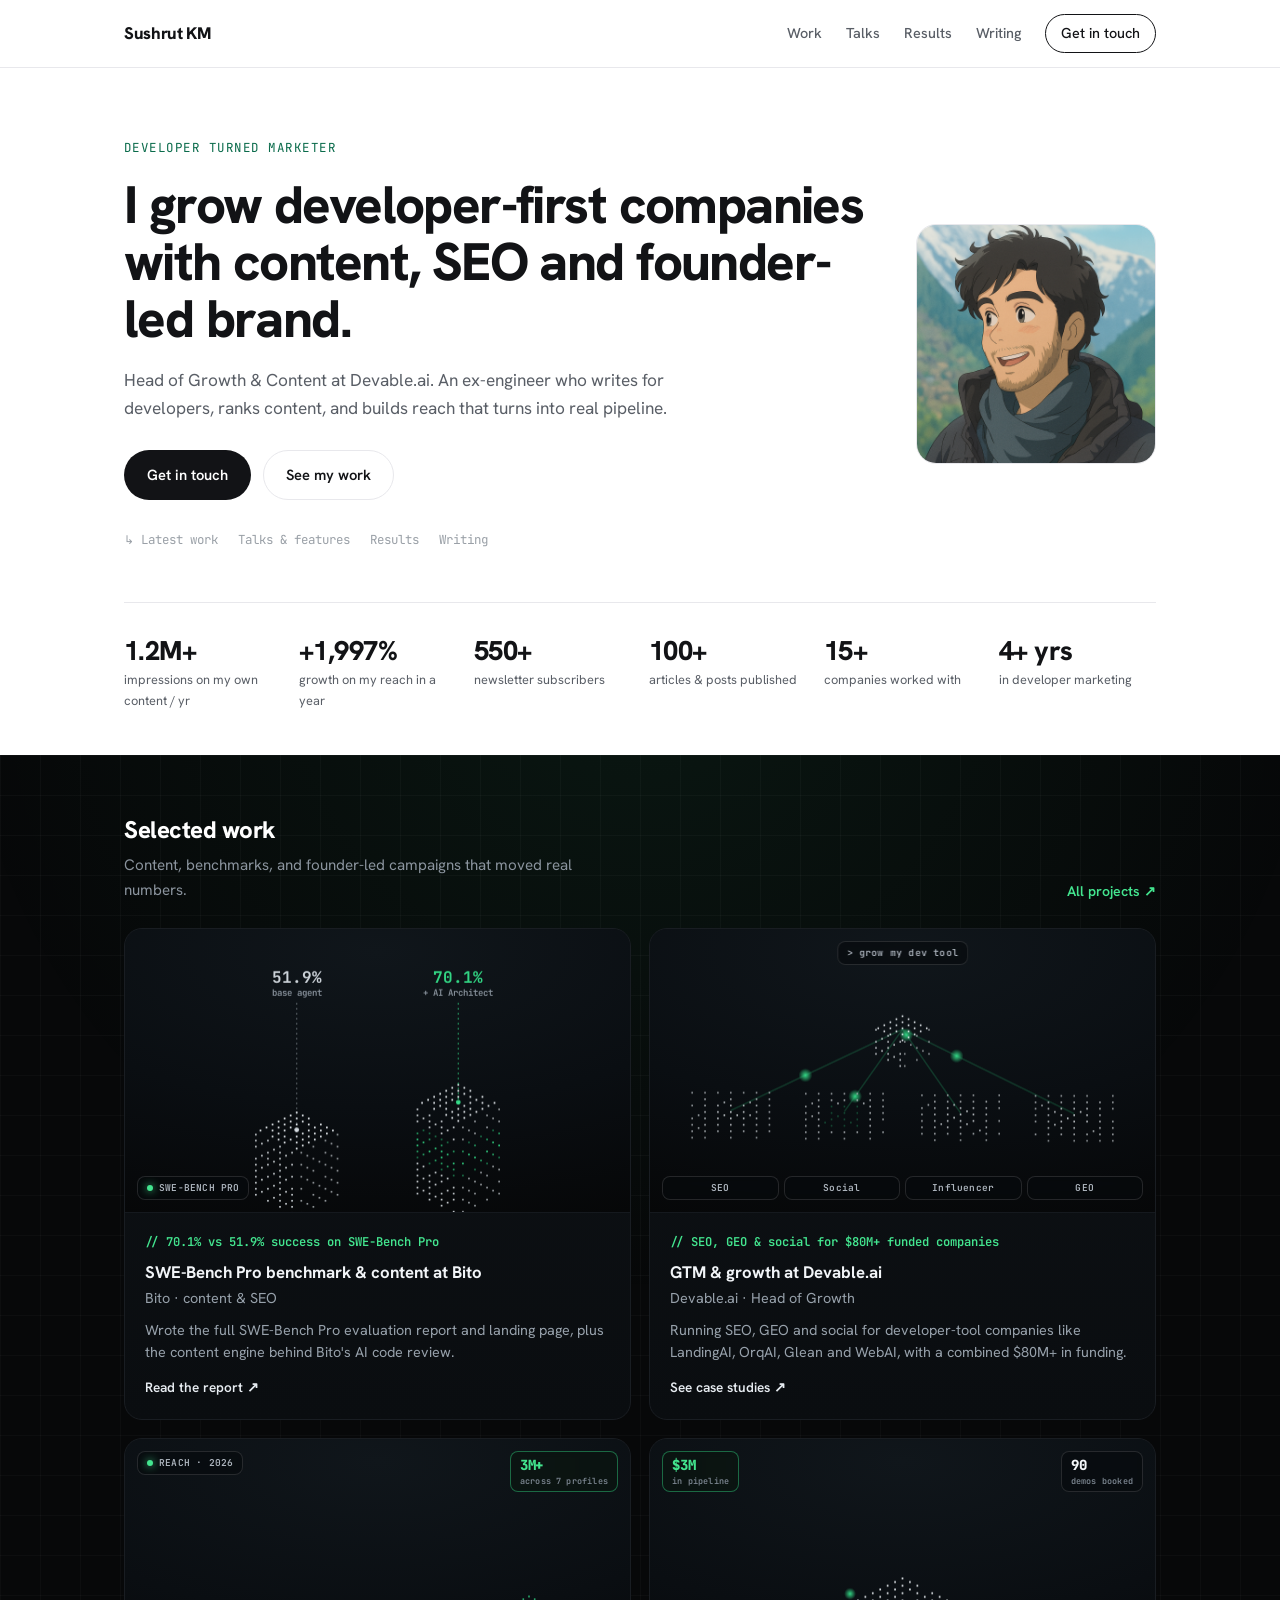
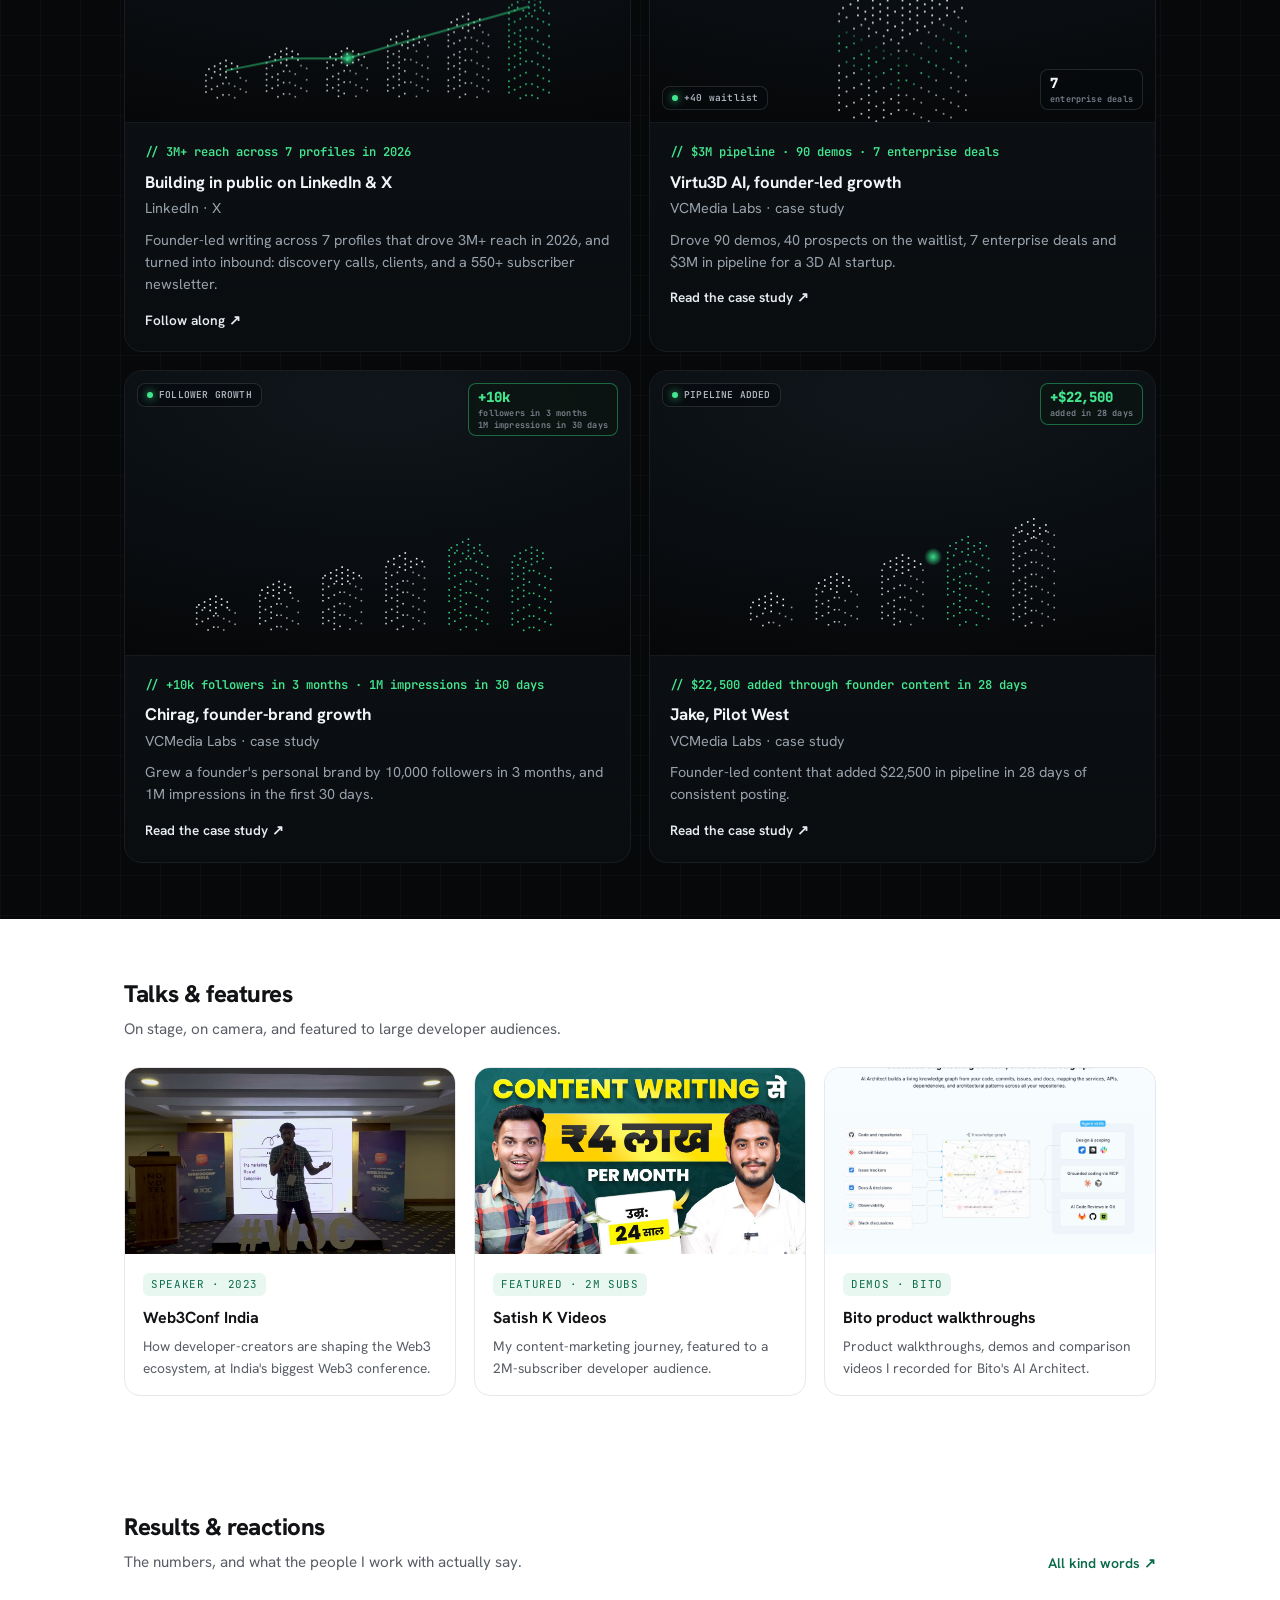
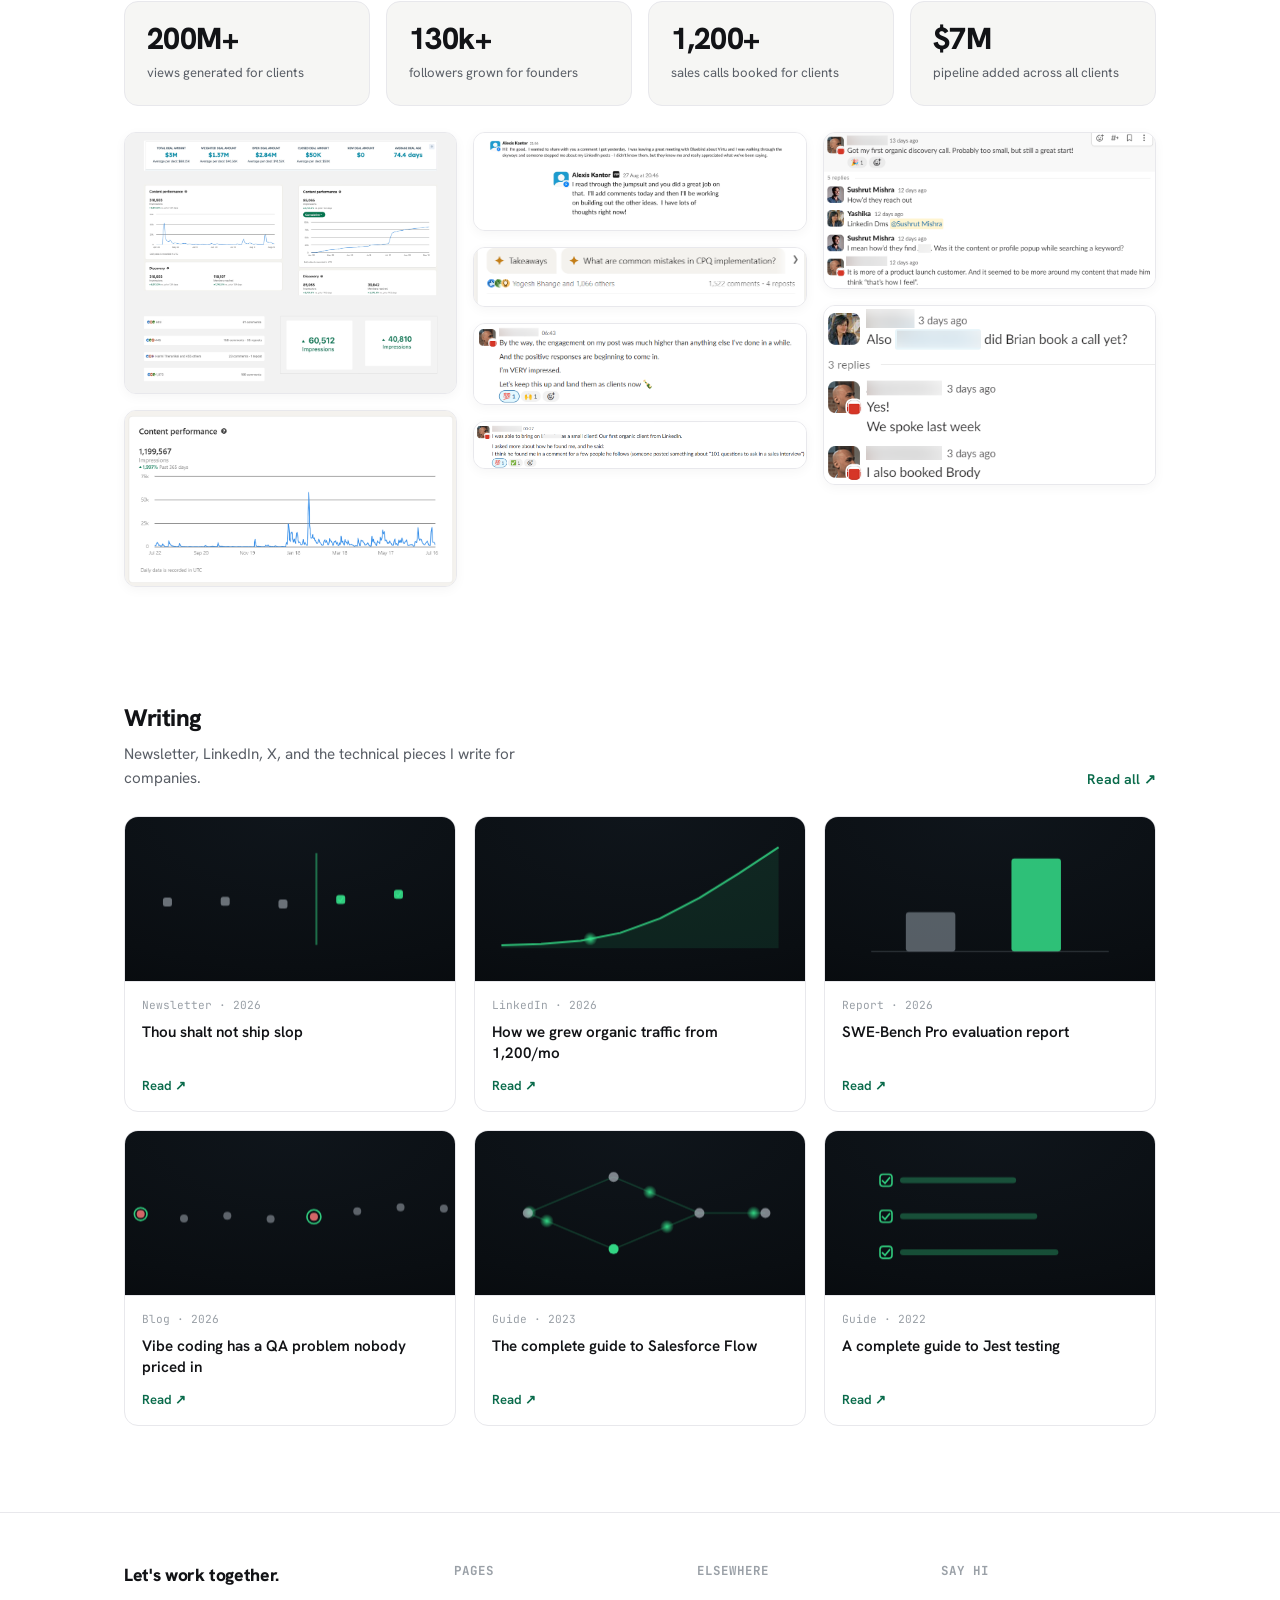
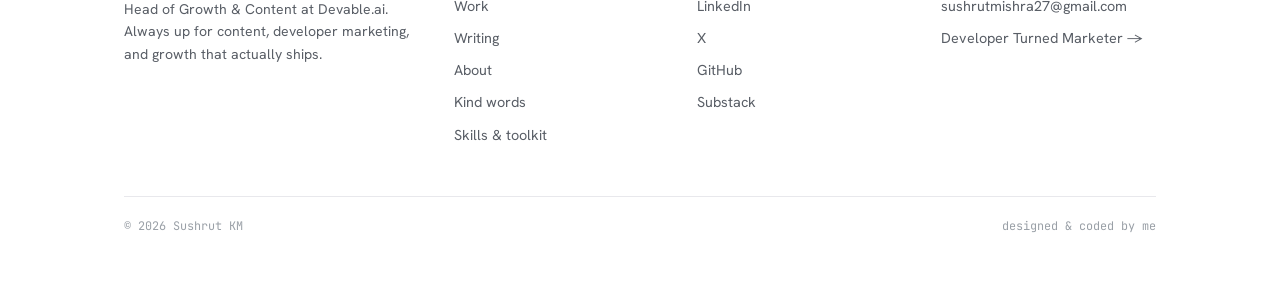
<file: index.html>
<!DOCTYPE html>
<html lang="en">
<head>
<meta charset="UTF-8" />
<meta name="viewport" content="width=device-width, initial-scale=1.0" />
<title>Sushrut KM · Developer turned Marketer</title>
<meta name="description" content="Sushrut KM. Developer turned marketer. Head of Growth & Content at Devable.ai. Content, SEO, and founder-led brand for developer-first companies." />
<link rel="preconnect" href="https://fonts.googleapis.com" />
<link rel="preconnect" href="https://fonts.gstatic.com" crossorigin />
<link href="https://fonts.googleapis.com/css2?family=Hanken+Grotesk:wght@400;500;600;700;800&family=JetBrains+Mono:wght@400;500;600&display=swap" rel="stylesheet" />
<link rel="stylesheet" href="v2.css" />
</head>
<body>

  <!-- ============ NAV ============ -->
  <header class="nav">
    <div class="nav-inner">
      <a class="brand" href="index.html">Sushrut KM</a>
      <button class="nav-toggle" id="navToggle" aria-label="Menu">☰</button>
      <nav class="nav-links" id="navLinks">
        <a href="#work">Work</a>
        <a href="#talks">Talks</a>
        <a href="#results">Results</a>
        <a href="#writing">Writing</a>
        <a class="nav-cta" href="mailto:sushrutmishra27@gmail.com">Get in touch</a>
      </nav>
    </div>
  </header>

  <main>
    <!-- ============ HERO ============ -->
    <section class="hero">
      <div class="wrap">
        <div class="hero-inner">
          <div class="hero-text">
            <p class="eyebrow">Developer turned marketer</p>
            <h1>I grow developer-first companies with content, SEO and founder-led brand.</h1>
            <p class="hero-sub">Head of Growth &amp; Content at Devable.ai. An ex-engineer who writes for developers, ranks content, and builds reach that turns into real pipeline.</p>
            <div class="hero-cta">
              <a class="btn btn-dark" href="mailto:sushrutmishra27@gmail.com">Get in touch</a>
              <a class="btn btn-ghost" href="#work">See my work</a>
            </div>
            <div class="jumps">
              <a href="#work">↳ Latest work</a>
              <a href="#talks">Talks &amp; features</a>
              <a href="#results">Results</a>
              <a href="#writing">Writing</a>
            </div>
          </div>
          <div class="hero-photo"><img src="assets/headshot.png" alt="Sushrut KM" /></div>
        </div>

        <div class="stats">
          <div class="stat"><b>1.2M+</b><span>impressions on my own content / yr</span></div>
          <div class="stat"><b>+1,997%</b><span>growth on my reach in a year</span></div>
          <div class="stat"><b>550+</b><span>newsletter subscribers</span></div>
          <div class="stat"><b>100+</b><span>articles &amp; posts published</span></div>
          <div class="stat"><b>15+</b><span>companies worked with</span></div>
          <div class="stat"><b>4+ yrs</b><span>in developer marketing</span></div>
        </div>
      </div>
    </section>

    <!-- ============ WORK ============ -->
    <section id="work" class="section section--dark">
      <div class="wrap">
        <div class="section-head">
          <div>
            <h2>Selected work</h2>
            <p>Content, benchmarks, and founder-led campaigns that moved real numbers.</p>
          </div>
          <a class="more" href="projects.html">All projects ↗</a>
        </div>
        <div class="work-grid">

          <a class="work-card" href="https://bito.ai/benchmarks/swe-bench-pro-evaluation/" target="_blank" rel="noopener">
            <div class="wc-media scene" data-scene="bito">
              <canvas></canvas>
              <div class="scene-ui">
                <span class="pill flat l-bl"><span class="gdot"></span>SWE-BENCH PRO</span>
              </div>
            </div>
            <div class="wc-body">
              <div class="wc-metric">// 70.1% vs 51.9% success on SWE-Bench Pro</div>
              <h3>SWE-Bench Pro benchmark &amp; content at Bito</h3>
              <p class="wc-meta">Bito · content &amp; SEO</p>
              <p>Wrote the full SWE-Bench Pro evaluation report and landing page, plus the content engine behind Bito's AI code review.</p>
              <span class="wc-link">Read the report ↗</span>
            </div>
          </a>

          <a class="work-card" href="https://devable.ai/case-studies" target="_blank" rel="noopener">
            <div class="wc-media scene" data-scene="devable">
              <canvas></canvas>
              <div class="scene-ui">
                <span class="pill flat l-tc">&gt; grow my dev tool</span>
                <div class="rowb">
                  <span class="pill">SEO</span>
                  <span class="pill">Social</span>
                  <span class="pill">Influencer</span>
                  <span class="pill">GEO</span>
                </div>
              </div>
            </div>
            <div class="wc-body">
              <div class="wc-metric">// SEO, GEO &amp; social for $80M+ funded companies</div>
              <h3>GTM &amp; growth at Devable.ai</h3>
              <p class="wc-meta">Devable.ai · Head of Growth</p>
              <p>Running SEO, GEO and social for developer-tool companies like LandingAI, OrqAI, Glean and WebAI, with a combined $80M+ in funding.</p>
              <span class="wc-link">See case studies ↗</span>
            </div>
          </a>

          <a class="work-card" href="https://www.linkedin.com/in/sushrutkm/" target="_blank" rel="noopener">
            <div class="wc-media scene" data-scene="impressions">
              <canvas></canvas>
              <div class="scene-ui">
                <span class="pill flat l-tl"><span class="gdot"></span>REACH · 2026</span>
                <span class="pill grn l-tr"><b>3M+</b><small>across 7 profiles</small></span>
              </div>
            </div>
            <div class="wc-body">
              <div class="wc-metric">// 3M+ reach across 7 profiles in 2026</div>
              <h3>Building in public on LinkedIn &amp; X</h3>
              <p class="wc-meta">LinkedIn · X</p>
              <p>Founder-led writing across 7 profiles that drove 3M+ reach in 2026, and turned into inbound: discovery calls, clients, and a 550+ subscriber newsletter.</p>
              <span class="wc-link">Follow along ↗</span>
            </div>
          </a>

          <a class="work-card" href="https://gamma.app/docs/90-demos-40-prospects-on-the-waitlist-3M-deal-amount-and-7-enterp-oe1ivrfd43u9eh5" target="_blank" rel="noopener">
            <div class="wc-media scene" data-scene="virtu">
              <canvas></canvas>
              <div class="scene-ui">
                <span class="pill grn l-tl"><b>$3M</b><small>in pipeline</small></span>
                <span class="pill l-tr"><b>90</b><small>demos booked</small></span>
                <span class="pill l-br"><b>7</b><small>enterprise deals</small></span>
                <span class="pill flat l-bl"><span class="gdot"></span>+40 waitlist</span>
              </div>
            </div>
            <div class="wc-body">
              <div class="wc-metric">// $3M pipeline · 90 demos · 7 enterprise deals</div>
              <h3>Virtu3D AI, founder-led growth</h3>
              <p class="wc-meta">VCMedia Labs · case study</p>
              <p>Drove 90 demos, 40 prospects on the waitlist, 7 enterprise deals and $3M in pipeline for a 3D AI startup.</p>
              <span class="wc-link">Read the case study ↗</span>
            </div>
          </a>

          <a class="work-card" href="https://gamma.app/docs/How-we-helped-our-client-add-10000-followers-and-get-1088000-impr-llbd7pjuszm9c33" target="_blank" rel="noopener">
            <div class="wc-media scene" data-scene="chirag">
              <canvas></canvas>
              <div class="scene-ui">
                <span class="pill flat l-tl"><span class="gdot"></span>FOLLOWER GROWTH</span>
                <span class="pill grn l-tr"><b>+10k</b><small>followers in 3 months</small><small>1M impressions in 30 days</small></span>
              </div>
            </div>
            <div class="wc-body">
              <div class="wc-metric">// +10k followers in 3 months · 1M impressions in 30 days</div>
              <h3>Chirag, founder-brand growth</h3>
              <p class="wc-meta">VCMedia Labs · case study</p>
              <p>Grew a founder's personal brand by 10,000 followers in 3 months, and 1M impressions in the first 30 days.</p>
              <span class="wc-link">Read the case study ↗</span>
            </div>
          </a>

          <a class="work-card" href="https://gamma.app/docs/Case-Study-Jake-How-we-helped-our-client-add-an-extra-22500-worth-hf5x8xq8pkvy4tj" target="_blank" rel="noopener">
            <div class="wc-media scene" data-scene="jake">
              <canvas></canvas>
              <div class="scene-ui">
                <span class="pill flat l-tl"><span class="gdot"></span>PIPELINE ADDED</span>
                <span class="pill grn l-tr"><b>+$22,500</b><small>added in 28 days</small></span>
              </div>
            </div>
            <div class="wc-body">
              <div class="wc-metric">// $22,500 added through founder content in 28 days</div>
              <h3>Jake, Pilot West</h3>
              <p class="wc-meta">VCMedia Labs · case study</p>
              <p>Founder-led content that added $22,500 in pipeline in 28 days of consistent posting.</p>
              <span class="wc-link">Read the case study ↗</span>
            </div>
          </a>

        </div>
      </div>
    </section>

    <!-- ============ TALKS ============ -->
    <section id="talks" class="section">
      <div class="wrap">
        <div class="section-head">
          <div><h2>Talks &amp; features</h2><p>On stage, on camera, and featured to large developer audiences.</p></div>
        </div>
        <div class="talks-grid">

          <a class="talk-card" href="https://www.youtube.com/watch?v=485jyZgb8Kk" target="_blank" rel="noopener">
            <div class="tc-media"><img src="assets/web3conf-talk.jpg" alt="Sushrut speaking at Web3Conf India" loading="lazy" /></div>
            <div class="tc-body">
              <span class="tag">Speaker · 2023</span>
              <h3>Web3Conf India</h3>
              <p>How developer-creators are shaping the Web3 ecosystem, at India's biggest Web3 conference.</p>
            </div>
          </a>

          <a class="talk-card" href="https://lnkd.in/d54EAxtw" target="_blank" rel="noopener">
            <div class="tc-media"><img src="assets/satish-feature.jpg" alt="Sushrut featured on Satish K Videos" loading="lazy" /></div>
            <div class="tc-body">
              <span class="tag">Featured · 2M subs</span>
              <h3>Satish K Videos</h3>
              <p>My content-marketing journey, featured to a 2M-subscriber developer audience.</p>
            </div>
          </a>

          <a class="talk-card" href="https://bito.ai/" target="_blank" rel="noopener">
            <div class="tc-media"><img src="assets/bito-product.webp" alt="Bito AI Architect product" loading="lazy" /></div>
            <div class="tc-body">
              <span class="tag">Demos · Bito</span>
              <h3>Bito product walkthroughs</h3>
              <p>Product walkthroughs, demos and comparison videos I recorded for Bito's AI Architect.</p>
            </div>
          </a>

        </div>
      </div>
    </section>

    <!-- ============ RESULTS ============ -->
    <section id="results" class="section">
      <div class="wrap">
        <div class="section-head">
          <div><h2>Results &amp; reactions</h2><p>The numbers, and what the people I work with actually say.</p></div>
          <a class="more" href="kind-words.html">All kind words ↗</a>
        </div>
        <div class="result-tiles">
          <div class="rt"><b>200M+</b><span>views generated for clients</span></div>
          <div class="rt"><b>130k+</b><span>followers grown for founders</span></div>
          <div class="rt"><b>1,200+</b><span>sales calls booked for clients</span></div>
          <div class="rt"><b>$7M</b><span>pipeline added across all clients</span></div>
        </div>
        <div class="praise-grid">
          <figure><img src="assets/metrics-dashboard.png" alt="HubSpot pipeline and LinkedIn performance dashboard" loading="lazy" /></figure>
          <figure><img src="assets/linkedin-impressions.png" alt="1.2M LinkedIn impressions over the year" loading="lazy" /></figure>
          <figure><img src="assets/praise-alexis.png" alt="Client praise from Alexis Kantor" loading="lazy" /></figure>
          <figure><img src="assets/viral-post.png" alt="Viral LinkedIn post engagement" loading="lazy" /></figure>
          <figure><img src="assets/praise-engagement.png" alt="Client: engagement much higher than usual" loading="lazy" /></figure>
          <figure><img src="assets/praise-client.png" alt="Client: first organic client from LinkedIn" loading="lazy" /></figure>
          <figure><img src="assets/praise-organic.png" alt="First organic discovery call" loading="lazy" /></figure>
          <figure><img src="assets/praise-calls.png" alt="Client: calls booked" loading="lazy" /></figure>
        </div>
      </div>
    </section>

    <!-- ============ WRITING ============ -->
    <section id="writing" class="section">
      <div class="wrap">
        <div class="section-head">
          <div><h2>Writing</h2><p>Newsletter, LinkedIn, X, and the technical pieces I write for companies.</p></div>
          <a class="more" href="writing.html">Read all ↗</a>
        </div>
        <div class="writing-grid">

          <a class="wr-card" href="https://sushrut27.substack.com/p/thou-shalt-not-ship-slop" target="_blank" rel="noopener">
            <div class="wr-media scene" data-scene="w-slop"><canvas></canvas></div>
            <div class="wr-body"><div class="wr-plat">Newsletter · 2026</div><h3>Thou shalt not ship slop</h3><span class="wr-link">Read ↗</span></div>
          </a>

          <a class="wr-card" href="https://www.linkedin.com/posts/sushrutkm_how-we-grew-organic-traffic-from-1200mo-share-7488480621514764288-RVDc/" target="_blank" rel="noopener">
            <div class="wr-media scene" data-scene="w-traffic"><canvas></canvas></div>
            <div class="wr-body"><div class="wr-plat">LinkedIn · 2026</div><h3>How we grew organic traffic from 1,200/mo</h3><span class="wr-link">Read ↗</span></div>
          </a>

          <a class="wr-card" href="https://bito.ai/benchmarks/swe-bench-pro-evaluation/" target="_blank" rel="noopener">
            <div class="wr-media scene" data-scene="w-bench"><canvas></canvas></div>
            <div class="wr-body"><div class="wr-plat">Report · 2026</div><h3>SWE-Bench Pro evaluation report</h3><span class="wr-link">Read ↗</span></div>
          </a>

          <a class="wr-card" href="https://bug0.com/blog/vibe-coding-qa-problem" target="_blank" rel="noopener">
            <div class="wr-media scene" data-scene="w-qa"><canvas></canvas></div>
            <div class="wr-body"><div class="wr-plat">Blog · 2026</div><h3>Vibe coding has a QA problem nobody priced in</h3><span class="wr-link">Read ↗</span></div>
          </a>

          <a class="wr-card" href="https://hutte.io/trails/salesforce-flow/" target="_blank" rel="noopener">
            <div class="wr-media scene" data-scene="w-flow"><canvas></canvas></div>
            <div class="wr-body"><div class="wr-plat">Guide · 2023</div><h3>The complete guide to Salesforce Flow</h3><span class="wr-link">Read ↗</span></div>
          </a>

          <a class="wr-card" href="https://www.testmuai.com/jest/" target="_blank" rel="noopener">
            <div class="wr-media scene" data-scene="w-test"><canvas></canvas></div>
            <div class="wr-body"><div class="wr-plat">Guide · 2022</div><h3>A complete guide to Jest testing</h3><span class="wr-link">Read ↗</span></div>
          </a>

        </div>
      </div>
    </section>
  </main>

  <!-- ============ FOOTER ============ -->
  <footer class="footer">
    <div class="wrap">
      <div class="footer-grid">
        <div>
          <div class="f-lead">Let's work together.</div>
          <p class="f-note">Head of Growth &amp; Content at Devable.ai. Always up for content, developer marketing, and growth that actually ships.</p>
        </div>
        <div>
          <h4>Pages</h4>
          <a href="#work">Work</a>
          <a href="writing.html">Writing</a>
          <a href="about.html">About</a>
          <a href="kind-words.html">Kind words</a>
          <a href="toolkit.html">Skills &amp; toolkit</a>
        </div>
        <div>
          <h4>Elsewhere</h4>
          <a href="https://www.linkedin.com/in/sushrutkm/" target="_blank" rel="noopener">LinkedIn</a>
          <a href="https://x.com/SushrutKM" target="_blank" rel="noopener">X</a>
          <a href="https://github.com/sushrutmishra27" target="_blank" rel="noopener">GitHub</a>
          <a href="https://sushrut27.substack.com/" target="_blank" rel="noopener">Substack</a>
        </div>
        <div>
          <h4>Say hi</h4>
          <a href="mailto:sushrutmishra27@gmail.com">sushrutmishra27@gmail.com</a>
          <a href="https://sushrut27.substack.com/" target="_blank" rel="noopener">Developer Turned Marketer →</a>
        </div>
      </div>
      <div class="foot-base">
        <span>© 2026 Sushrut KM</span>
        <span>designed &amp; coded by me</span>
      </div>
    </div>
  </footer>

  <script>
    var t=document.getElementById('navToggle'),l=document.getElementById('navLinks');
    if(t&&l){t.addEventListener('click',function(){l.classList.toggle('open')});
      l.querySelectorAll('a').forEach(function(a){a.addEventListener('click',function(){l.classList.remove('open')})});}
    // scroll-reveal motion
    var io=new IntersectionObserver(function(es){es.forEach(function(e){if(e.isIntersecting){e.target.classList.add('in');io.unobserve(e.target);}});},{threshold:.12,rootMargin:'0px 0px -8% 0px'});
    document.querySelectorAll('.work-card,.talk-card,.wr-card,.rt,.stat,.praise-grid figure,.section-head').forEach(function(el){el.classList.add('reveal');io.observe(el);});
  </script>
  <script src="cards.js"></script>
</body>
</html>
</file>
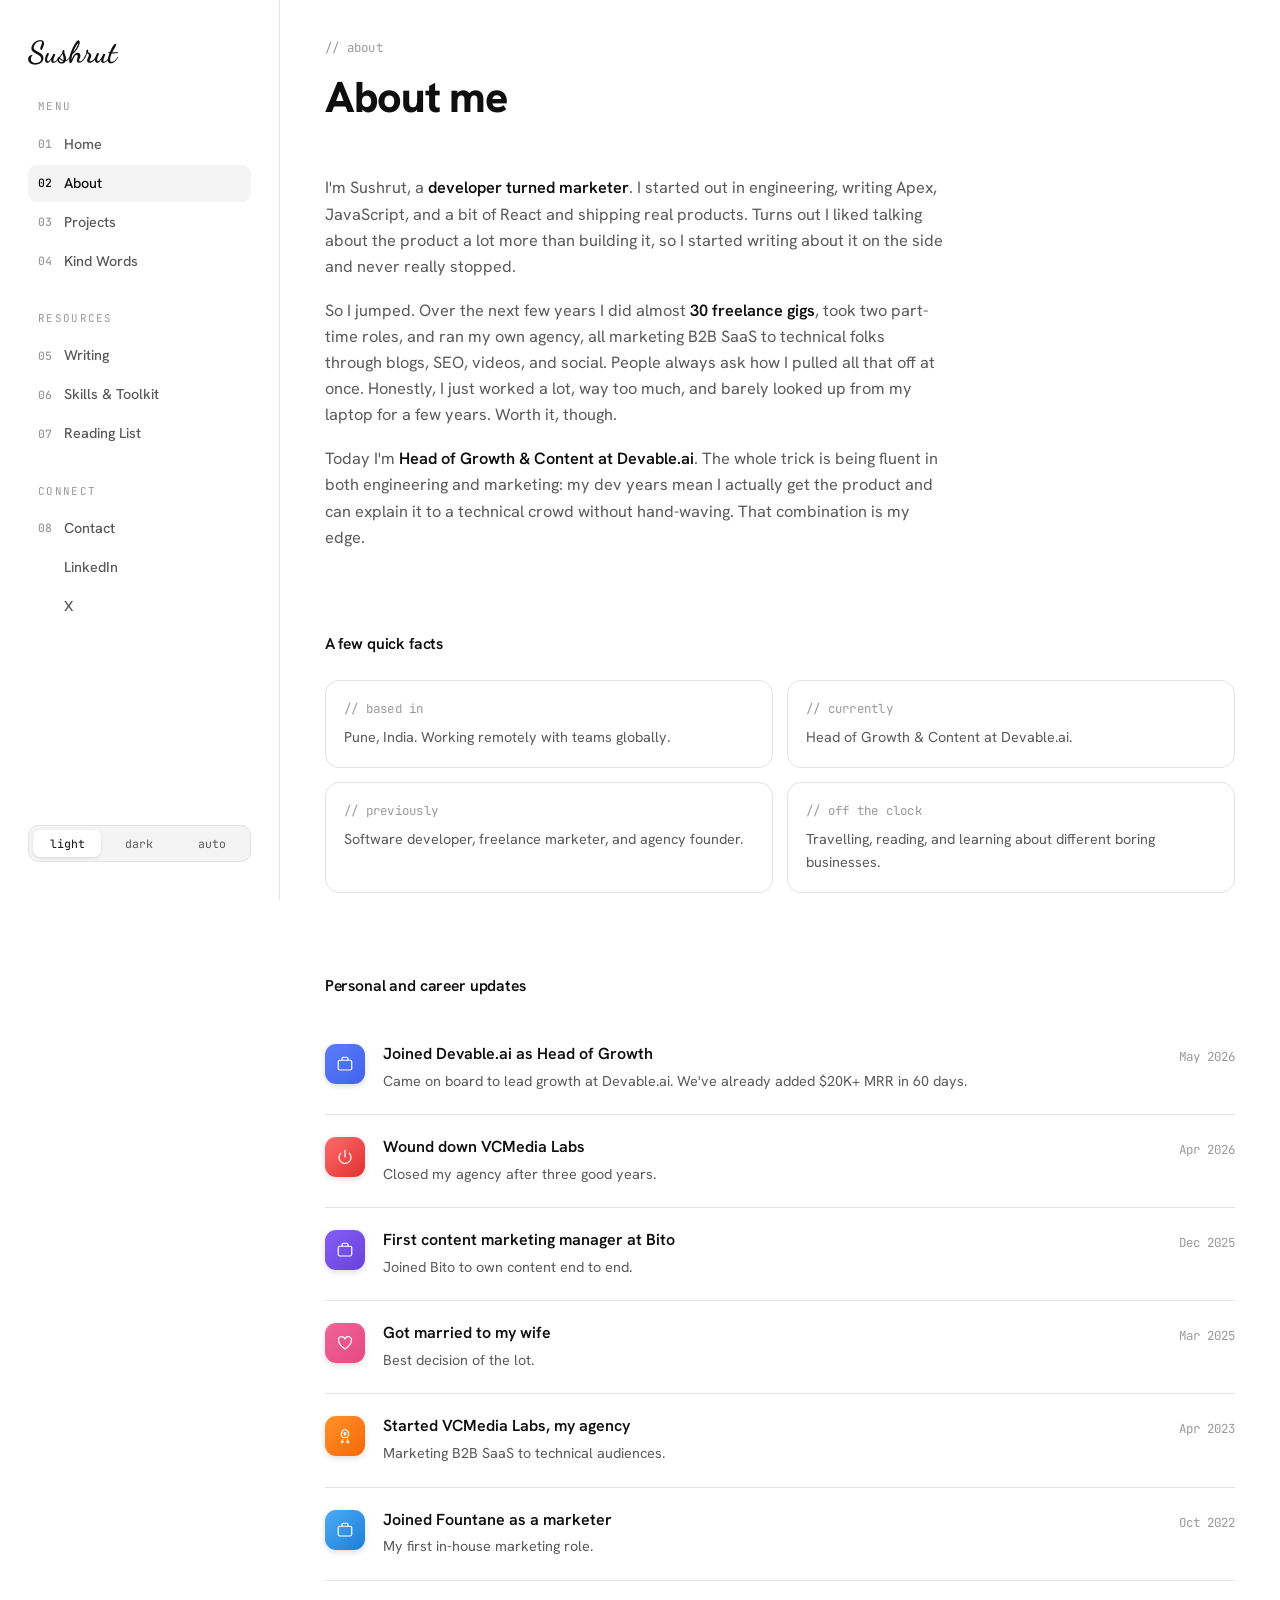
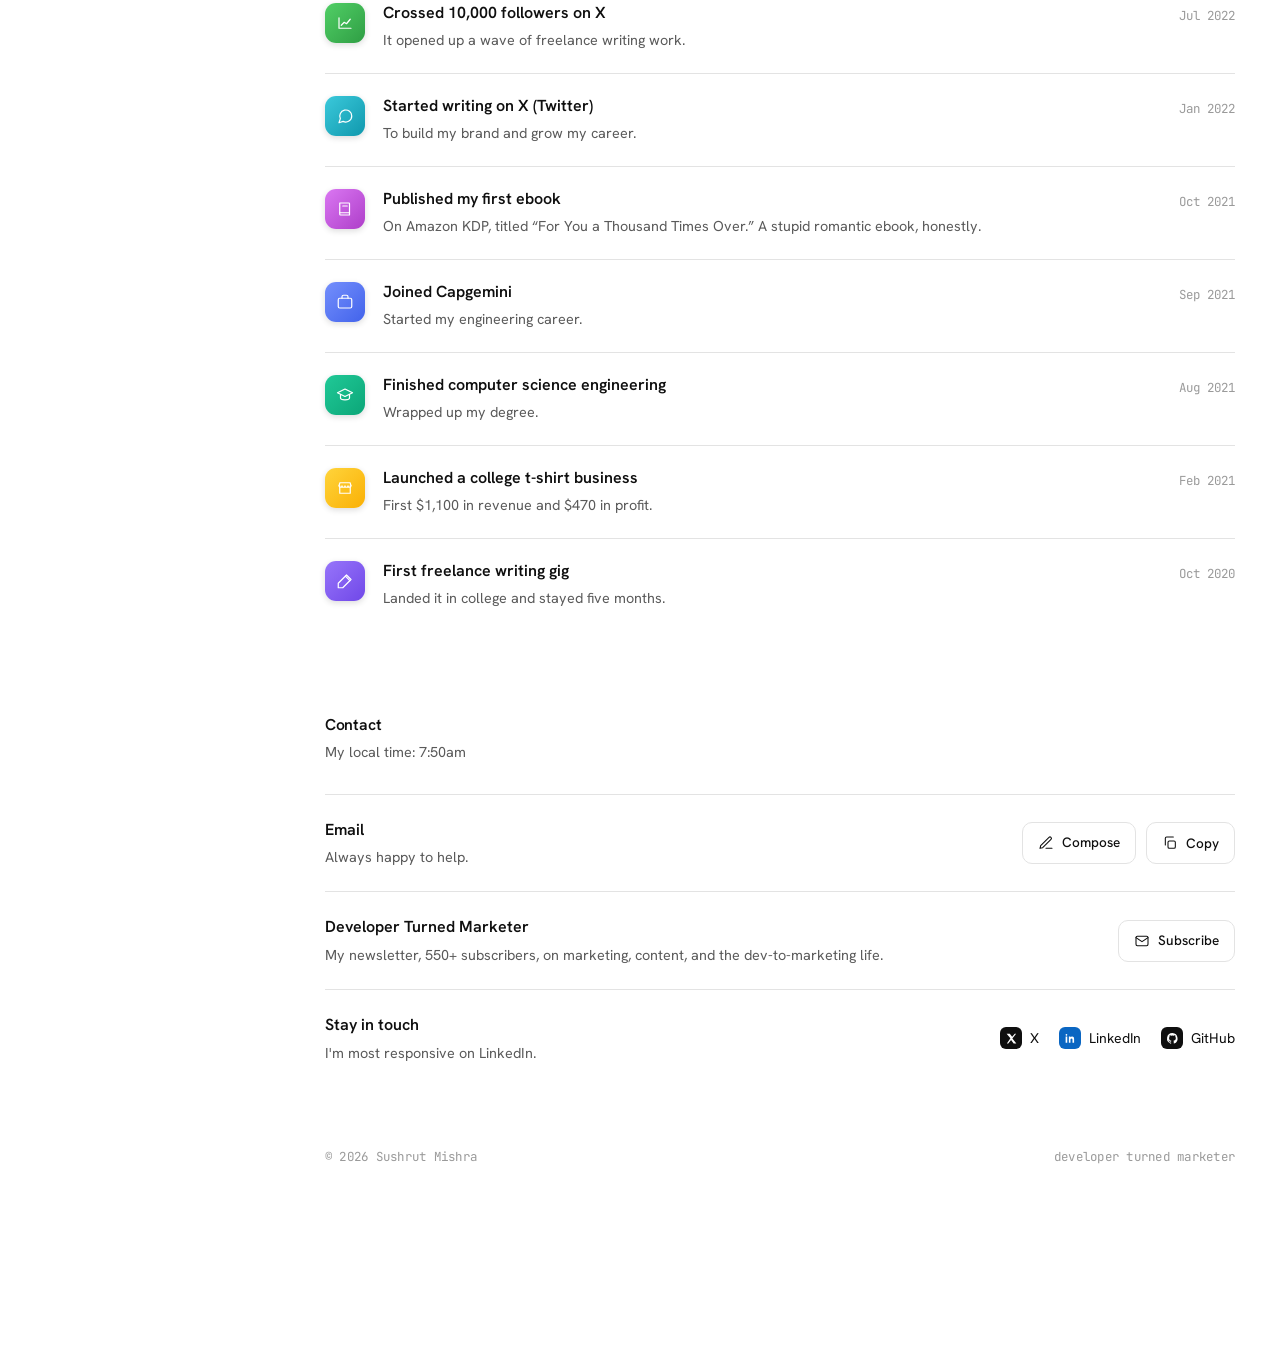
<file: about.html>
<!DOCTYPE html>
<html lang="en" data-theme="light">
<head>
<meta charset="UTF-8" />
<meta name="viewport" content="width=device-width, initial-scale=1.0" />
<title>About · Sushrut Mishra</title>
<link rel="preconnect" href="https://fonts.googleapis.com" />
<link rel="preconnect" href="https://fonts.gstatic.com" crossorigin />
<link href="https://fonts.googleapis.com/css2?family=Hanken+Grotesk:wght@400;500;600;700;800&family=Dancing+Script:wght@600;700&family=JetBrains+Mono:wght@400;500;600&display=swap" rel="stylesheet" />
<link rel="stylesheet" href="styles.css" />
</head>
<body data-page="about">
  <button class="menu-btn" id="menuBtn">☰</button>
  <div class="layout">
    <aside class="sidebar" id="sidebar">
      <a class="brand" href="index.html"><span class="signature">Sushrut</span></a>
      <nav class="nav-group">
        <div class="label">Menu</div>
        <a class="nav-item" href="index.html"><span class="num">01</span> Home <span class="arrow">↗</span></a>
        <a class="nav-item active" href="about.html"><span class="num">02</span> About <span class="arrow">↗</span></a>
        <a class="nav-item" href="projects.html"><span class="num">03</span> Projects <span class="arrow">↗</span></a>
        <a class="nav-item" href="kind-words.html"><span class="num">04</span> Kind Words <span class="arrow">↗</span></a>
      </nav>
      <nav class="nav-group">
        <div class="label">Resources</div>
        <a class="nav-item" href="writing.html"><span class="num">05</span> Writing <span class="arrow">↗</span></a>
        <a class="nav-item" href="toolkit.html"><span class="num">06</span> Skills &amp; Toolkit <span class="arrow">↗</span></a>
        <a class="nav-item" href="reading.html"><span class="num">07</span> Reading List <span class="arrow">↗</span></a>
      </nav>
      <nav class="nav-group">
        <div class="label">Connect</div>
        <a class="nav-item" href="mailto:sushrutmishra27@gmail.com"><span class="num">08</span> Contact <span class="arrow">↗</span></a>
        <a class="nav-item" href="https://www.linkedin.com/in/sushrutkm/" target="_blank" rel="noopener"><span class="num"></span> LinkedIn <span class="arrow">↗</span></a>
        <a class="nav-item" href="https://x.com/SushrutKM" target="_blank" rel="noopener"><span class="num"></span> X <span class="arrow">↗</span></a>
      </nav>
      <div class="sidebar-footer">
        <div class="theme-toggle" id="themeToggle">
          <button data-theme-set="light" class="active">light</button>
          <button data-theme-set="dark">dark</button>
          <button data-theme-set="auto">auto</button>
        </div>
      </div>
    </aside>

    <main class="content">
      <div class="wrap">
        <section class="page-head">
          <span class="kicker mono">// about</span>
          <h1>About me</h1>
        </section>

        <section>
          <div class="prose">
            <p>I'm Sushrut, a <strong>developer turned marketer</strong>. I started out in engineering, writing Apex, JavaScript, and a bit of React and shipping real products. Turns out I liked talking about the product a lot more than building it, so I started writing about it on the side and never really stopped.</p>
            <p>So I jumped. Over the next few years I did almost <strong>30 freelance gigs</strong>, took two part-time roles, and ran my own agency, all marketing B2B SaaS to technical folks through blogs, SEO, videos, and social. People always ask how I pulled all that off at once. Honestly, I just worked a lot, way too much, and barely looked up from my laptop for a few years. Worth it, though.</p>
            <p>Today I'm <strong>Head of Growth &amp; Content at Devable.ai</strong>. The whole trick is being fluent in both engineering and marketing: my dev years mean I actually get the product and can explain it to a technical crowd without hand-waving. That combination is my edge.</p>
          </div>
        </section>

        <section>
          <div class="section-head"><h2>A few quick facts</h2></div>
          <div class="facts">
            <div class="fact"><span class="mono">// based in</span><p>Pune, India. Working remotely with teams globally.</p></div>
            <div class="fact"><span class="mono">// currently</span><p>Head of Growth &amp; Content at Devable.ai.</p></div>
            <div class="fact"><span class="mono">// previously</span><p>Software developer, freelance marketer, and agency founder.</p></div>
            <div class="fact"><span class="mono">// off the clock</span><p>Travelling, reading, and learning about different boring businesses.</p></div>
          </div>
        </section>

        <section>
          <div class="section-head"><h2>Personal and career updates</h2></div>
          <div class="updates-list">

            <div class="update-row"><span class="uicon"><svg viewBox="0 0 24 24" width="18" height="18" fill="none" stroke="currentColor" stroke-width="1.6" stroke-linecap="round" stroke-linejoin="round"><rect x="3" y="7" width="18" height="13" rx="2"/><path d="M8 7V5a2 2 0 0 1 2-2h4a2 2 0 0 1 2 2v2"/></svg></span><div class="ur-body"><h3>Joined Devable.ai as Head of Growth</h3><p>Came on board to lead growth at Devable.ai. We've already added $20K+ MRR in 60 days.</p></div><span class="ur-date">May 2026</span></div>

            <div class="update-row"><span class="uicon"><svg viewBox="0 0 24 24" width="18" height="18" fill="none" stroke="currentColor" stroke-width="1.6" stroke-linecap="round" stroke-linejoin="round"><path d="M12 3v9"/><path d="M6.4 6.9a8 8 0 1 0 11.2 0"/></svg></span><div class="ur-body"><h3>Wound down VCMedia Labs</h3><p>Closed my agency after three good years.</p></div><span class="ur-date">Apr 2026</span></div>

            <div class="update-row"><span class="uicon"><svg viewBox="0 0 24 24" width="18" height="18" fill="none" stroke="currentColor" stroke-width="1.6" stroke-linecap="round" stroke-linejoin="round"><rect x="3" y="7" width="18" height="13" rx="2"/><path d="M8 7V5a2 2 0 0 1 2-2h4a2 2 0 0 1 2 2v2"/></svg></span><div class="ur-body"><h3>First content marketing manager at Bito</h3><p>Joined Bito to own content end to end.</p></div><span class="ur-date">Dec 2025</span></div>

            <div class="update-row"><span class="uicon"><svg viewBox="0 0 24 24" width="18" height="18" fill="none" stroke="currentColor" stroke-width="1.6" stroke-linecap="round" stroke-linejoin="round"><path d="M12 20S3.5 14.5 3.5 8.8A4.3 4.3 0 0 1 12 7a4.3 4.3 0 0 1 8.5 1.8C20.5 14.5 12 20 12 20z"/></svg></span><div class="ur-body"><h3>Got married to my wife</h3><p>Best decision of the lot.</p></div><span class="ur-date">Mar 2025</span></div>

            <div class="update-row"><span class="uicon"><svg viewBox="0 0 24 24" width="18" height="18" fill="none" stroke="currentColor" stroke-width="1.6" stroke-linecap="round" stroke-linejoin="round"><path d="M12 3c3 1 5 4 5 8l-2 3H9l-2-3c0-4 2-7 5-8z"/><circle cx="12" cy="9" r="1.4"/><path d="M9 17l-2 4 3-1M15 17l2 4-3-1"/></svg></span><div class="ur-body"><h3>Started VCMedia Labs, my agency</h3><p>Marketing B2B SaaS to technical audiences.</p></div><span class="ur-date">Apr 2023</span></div>

            <div class="update-row"><span class="uicon"><svg viewBox="0 0 24 24" width="18" height="18" fill="none" stroke="currentColor" stroke-width="1.6" stroke-linecap="round" stroke-linejoin="round"><rect x="3" y="7" width="18" height="13" rx="2"/><path d="M8 7V5a2 2 0 0 1 2-2h4a2 2 0 0 1 2 2v2"/></svg></span><div class="ur-body"><h3>Joined Fountane as a marketer</h3><p>My first in-house marketing role.</p></div><span class="ur-date">Oct 2022</span></div>

            <div class="update-row"><span class="uicon"><svg viewBox="0 0 24 24" width="18" height="18" fill="none" stroke="currentColor" stroke-width="1.6" stroke-linecap="round" stroke-linejoin="round"><path d="M4 19V5M4 19h16"/><path d="M7 15l4-4 3 2 5-6"/></svg></span><div class="ur-body"><h3>Crossed 10,000 followers on X</h3><p>It opened up a wave of freelance writing work.</p></div><span class="ur-date">Jul 2022</span></div>

            <div class="update-row"><span class="uicon"><svg viewBox="0 0 24 24" width="18" height="18" fill="none" stroke="currentColor" stroke-width="1.6" stroke-linecap="round" stroke-linejoin="round"><path d="M21 12a8 8 0 0 1-11.5 7.2L4 21l1.8-5.5A8 8 0 1 1 21 12z"/></svg></span><div class="ur-body"><h3>Started writing on X (Twitter)</h3><p>To build my brand and grow my career.</p></div><span class="ur-date">Jan 2022</span></div>

            <div class="update-row"><span class="uicon"><svg viewBox="0 0 24 24" width="18" height="18" fill="none" stroke="currentColor" stroke-width="1.6" stroke-linecap="round" stroke-linejoin="round"><path d="M5 4h12a1 1 0 0 1 1 1v15H6a1 1 0 0 1-1-1z"/><path d="M5 17h13"/><path d="M9 8h6"/></svg></span><div class="ur-body"><h3>Published my first ebook</h3><p>On Amazon KDP, titled &ldquo;For You a Thousand Times Over.&rdquo; A stupid romantic ebook, honestly.</p></div><span class="ur-date">Oct 2021</span></div>

            <div class="update-row"><span class="uicon"><svg viewBox="0 0 24 24" width="18" height="18" fill="none" stroke="currentColor" stroke-width="1.6" stroke-linecap="round" stroke-linejoin="round"><rect x="3" y="7" width="18" height="13" rx="2"/><path d="M8 7V5a2 2 0 0 1 2-2h4a2 2 0 0 1 2 2v2"/></svg></span><div class="ur-body"><h3>Joined Capgemini</h3><p>Started my engineering career.</p></div><span class="ur-date">Sep 2021</span></div>

            <div class="update-row"><span class="uicon"><svg viewBox="0 0 24 24" width="18" height="18" fill="none" stroke="currentColor" stroke-width="1.6" stroke-linecap="round" stroke-linejoin="round"><path d="M12 4 2 9l10 5 10-5z"/><path d="M6 11.5V16c0 1.1 2.7 2.4 6 2.4s6-1.3 6-2.4v-4.5"/></svg></span><div class="ur-body"><h3>Finished computer science engineering</h3><p>Wrapped up my degree.</p></div><span class="ur-date">Aug 2021</span></div>

            <div class="update-row"><span class="uicon"><svg viewBox="0 0 24 24" width="18" height="18" fill="none" stroke="currentColor" stroke-width="1.6" stroke-linecap="round" stroke-linejoin="round"><path d="M4 9l1.2-4h13.6L20 9"/><path d="M5 9v10h14V9"/><path d="M4 9a2 2 0 0 0 4 0 2 2 0 0 0 4 0 2 2 0 0 0 4 0 2 2 0 0 0 4 0"/></svg></span><div class="ur-body"><h3>Launched a college t-shirt business</h3><p>First $1,100 in revenue and $470 in profit.</p></div><span class="ur-date">Feb 2021</span></div>

            <div class="update-row"><span class="uicon"><svg viewBox="0 0 24 24" width="18" height="18" fill="none" stroke="currentColor" stroke-width="1.6" stroke-linecap="round" stroke-linejoin="round"><path d="M14 4l6 6L9 21H3v-6z"/><path d="M12.5 5.5l6 6"/></svg></span><div class="ur-body"><h3>First freelance writing gig</h3><p>Landed it in college and stayed five months.</p></div><span class="ur-date">Oct 2020</span></div>

          </div>
        </section>

        <section class="contact">
          <div class="section-head"><h2>Contact</h2></div>
          <p class="contact-time js-localtime">My local time: loading…</p>

          <div class="contact-row">
            <div class="cr-body"><h3>Email</h3><p>Always happy to help.</p></div>
            <div class="cr-actions">
              <a class="cbtn" href="mailto:sushrutmishra27@gmail.com"><svg viewBox="0 0 24 24" width="16" height="16" fill="none" stroke="currentColor" stroke-width="1.6" stroke-linecap="round" stroke-linejoin="round"><path d="M12 20h9"/><path d="M16.5 3.5a2.1 2.1 0 0 1 3 3L7 19l-4 1 1-4z"/></svg> Compose</a>
              <button class="cbtn" type="button" data-copy="sushrutmishra27@gmail.com"><svg viewBox="0 0 24 24" width="16" height="16" fill="none" stroke="currentColor" stroke-width="1.6" stroke-linecap="round" stroke-linejoin="round"><rect x="9" y="9" width="11" height="11" rx="2"/><path d="M5 15V5a2 2 0 0 1 2-2h10"/></svg> <span class="clabel">Copy</span></button>
            </div>
          </div>

          <div class="contact-row">
            <div class="cr-body"><h3>Developer Turned Marketer</h3><p>My newsletter, 550+ subscribers, on marketing, content, and the dev-to-marketing life.</p></div>
            <div class="cr-actions">
              <a class="cbtn" href="https://sushrut27.substack.com/" target="_blank" rel="noopener"><svg viewBox="0 0 24 24" width="16" height="16" fill="none" stroke="currentColor" stroke-width="1.6" stroke-linecap="round" stroke-linejoin="round"><rect x="3" y="5" width="18" height="14" rx="2"/><path d="M3 7l9 6 9-6"/></svg> Subscribe</a>
            </div>
          </div>

          <div class="contact-row">
            <div class="cr-body"><h3>Stay in touch</h3><p>I'm most responsive on LinkedIn.</p></div>
            <div class="cr-socials">
              <a href="https://x.com/SushrutKM" target="_blank" rel="noopener"><span class="sicon x"><svg viewBox="0 0 24 24" width="13" height="13" fill="currentColor"><path d="M3 3l7 8.5L3.5 21H6l5.2-6.3L16 21h5l-7.4-9L20.5 3H18l-4.8 5.8L8.8 3z"/></svg></span> X</a>
              <a href="https://www.linkedin.com/in/sushrutkm/" target="_blank" rel="noopener"><span class="sicon li"><svg viewBox="0 0 24 24" width="13" height="13" fill="currentColor"><path d="M4.5 3.5a1.6 1.6 0 1 0 0 3.2 1.6 1.6 0 0 0 0-3.2zM3 8.2h3V20H3zM9 8.2h2.85v1.6h.04c.4-.74 1.45-1.52 2.98-1.52 3.2 0 3.78 2.06 3.78 4.74V20h-3v-5.2c0-1.24-.02-2.84-1.74-2.84-1.74 0-2 1.35-2 2.75V20H9z"/></svg></span> LinkedIn</a>
              <a href="https://github.com/sushrutmishra27" target="_blank" rel="noopener"><span class="sicon gh"><svg viewBox="0 0 24 24" width="13" height="13" fill="currentColor"><path d="M12 2a10 10 0 0 0-3.2 19.5c.5.1.7-.2.7-.5v-1.7c-2.8.6-3.4-1.3-3.4-1.3-.5-1.2-1.1-1.5-1.1-1.5-.9-.6.1-.6.1-.6 1 .1 1.5 1 1.5 1 .9 1.5 2.3 1.1 2.9.8.1-.6.3-1.1.6-1.4-2.2-.2-4.5-1.1-4.5-5 0-1.1.4-2 1-2.7-.1-.3-.4-1.3.1-2.6 0 0 .8-.3 2.7 1a9.3 9.3 0 0 1 5 0c1.9-1.3 2.7-1 2.7-1 .5 1.3.2 2.3.1 2.6.6.7 1 1.6 1 2.7 0 3.9-2.3 4.8-4.5 5 .3.3.6.9.6 1.8v2.7c0 .3.2.6.7.5A10 10 0 0 0 12 2z"/></svg></span> GitHub</a>
            </div>
          </div>

          <div class="foot-meta"><span class="mono">© 2026 Sushrut Mishra</span><span class="mono">developer turned marketer</span></div>
        </section>
      </div>
    </main>
  </div>
  <script src="script.js"></script>
</body>
</html>
</file>
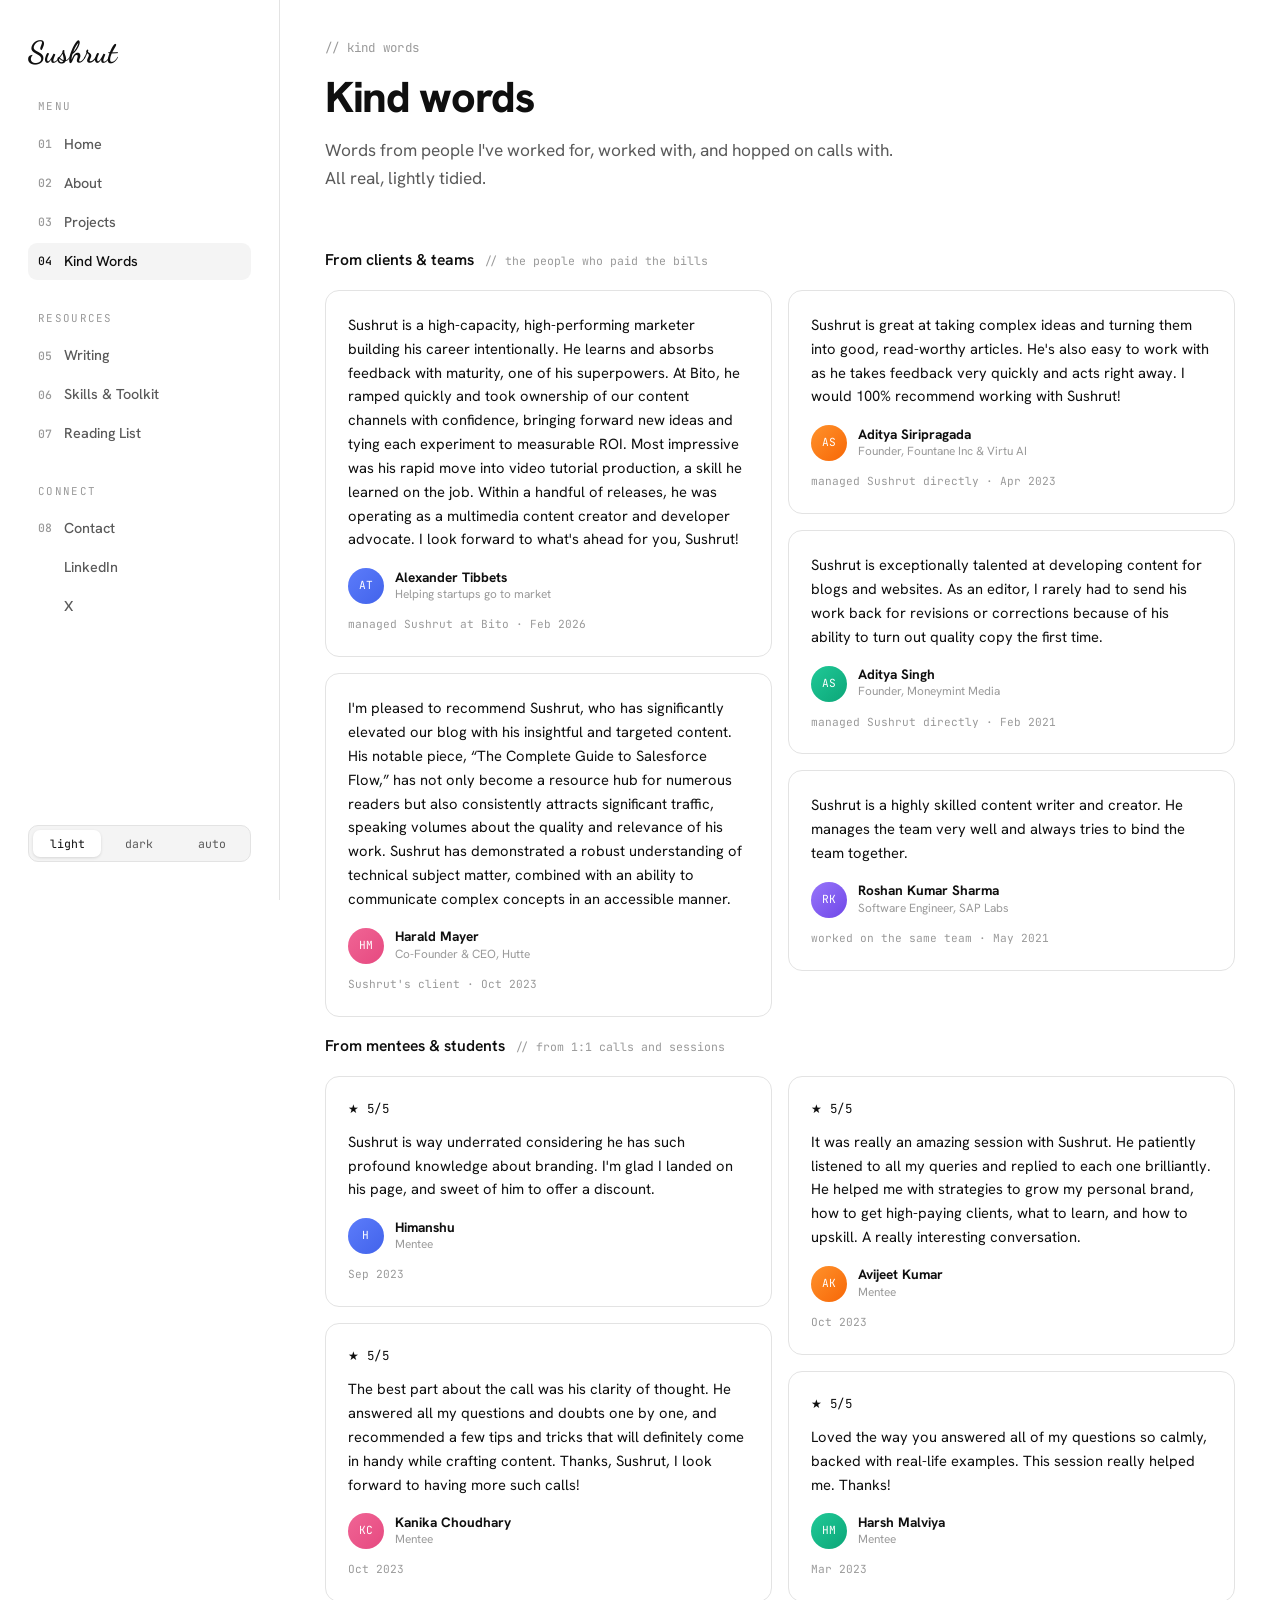
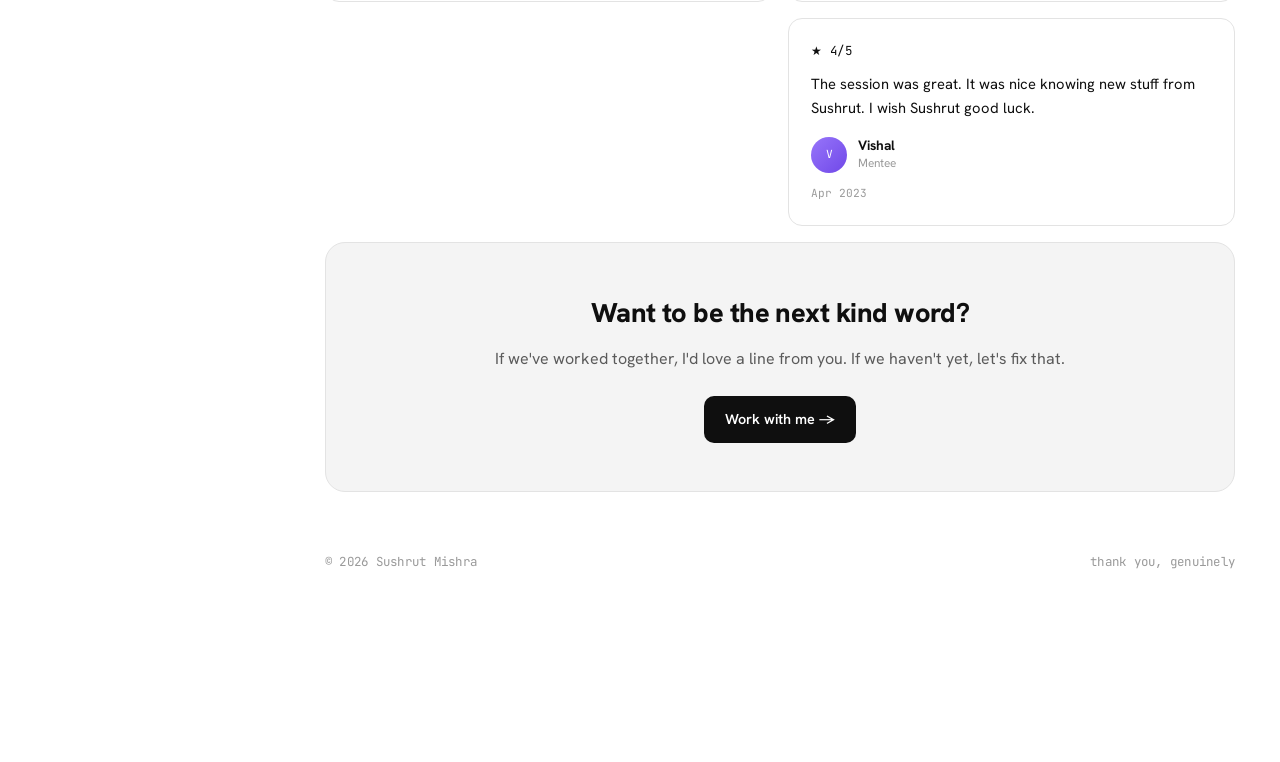
<file: kind-words.html>
<!DOCTYPE html>
<html lang="en" data-theme="light">
<head>
<meta charset="UTF-8" />
<meta name="viewport" content="width=device-width, initial-scale=1.0" />
<title>Kind Words · Sushrut Mishra</title>
<link rel="preconnect" href="https://fonts.googleapis.com" />
<link rel="preconnect" href="https://fonts.gstatic.com" crossorigin />
<link href="https://fonts.googleapis.com/css2?family=Hanken+Grotesk:wght@400;500;600;700;800&family=Dancing+Script:wght@600;700&family=JetBrains+Mono:wght@400;500;600&display=swap" rel="stylesheet" />
<link rel="stylesheet" href="styles.css" />
</head>
<body data-page="kind-words">
  <button class="menu-btn" id="menuBtn">☰</button>
  <div class="layout">
    <aside class="sidebar" id="sidebar">
      <a class="brand" href="index.html"><span class="signature">Sushrut</span></a>
      <nav class="nav-group">
        <div class="label">Menu</div>
        <a class="nav-item" href="index.html"><span class="num">01</span> Home <span class="arrow">↗</span></a>
        <a class="nav-item" href="about.html"><span class="num">02</span> About <span class="arrow">↗</span></a>
        <a class="nav-item" href="projects.html"><span class="num">03</span> Projects <span class="arrow">↗</span></a>
        <a class="nav-item active" href="kind-words.html"><span class="num">04</span> Kind Words <span class="arrow">↗</span></a>
      </nav>
      <nav class="nav-group">
        <div class="label">Resources</div>
        <a class="nav-item" href="writing.html"><span class="num">05</span> Writing <span class="arrow">↗</span></a>
        <a class="nav-item" href="toolkit.html"><span class="num">06</span> Skills &amp; Toolkit <span class="arrow">↗</span></a>
        <a class="nav-item" href="reading.html"><span class="num">07</span> Reading List <span class="arrow">↗</span></a>
      </nav>
      <nav class="nav-group">
        <div class="label">Connect</div>
        <a class="nav-item" href="mailto:sushrutmishra27@gmail.com"><span class="num">08</span> Contact <span class="arrow">↗</span></a>
        <a class="nav-item" href="https://www.linkedin.com/in/sushrutkm/" target="_blank" rel="noopener"><span class="num"></span> LinkedIn <span class="arrow">↗</span></a>
        <a class="nav-item" href="https://x.com/SushrutKM" target="_blank" rel="noopener"><span class="num"></span> X <span class="arrow">↗</span></a>
      </nav>
      <div class="sidebar-footer">
        <div class="theme-toggle" id="themeToggle">
          <button data-theme-set="light" class="active">light</button>
          <button data-theme-set="dark">dark</button>
          <button data-theme-set="auto">auto</button>
        </div>
      </div>
    </aside>

    <main class="content">
      <div class="wrap">
        <section class="page-head">
          <span class="kicker mono">// kind words</span>
          <h1>Kind words</h1>
          <p class="lede">Words from people I've worked for, worked with, and hopped on calls with. All real, lightly tidied.</p>
        </section>

        <section class="kw-group">
          <div class="kw-group-head"><h2>From clients &amp; teams</h2><span class="count">// the people who paid the bills</span></div>
          <div class="kw-wall">

            <div class="kw-card">
              <p class="q">Sushrut is a high-capacity, high-performing marketer building his career intentionally. He learns and absorbs feedback with maturity, one of his superpowers. At Bito, he ramped quickly and took ownership of our content channels with confidence, bringing forward new ideas and tying each experiment to measurable ROI. Most impressive was his rapid move into video tutorial production, a skill he learned on the job. Within a handful of releases, he was operating as a multimedia content creator and developer advocate. I look forward to what's ahead for you, Sushrut!</p>
              <div class="who"><span class="av">AT</span><span><b>Alexander Tibbets</b><span class="role">Helping startups go to market</span></span></div>
              <div class="meta">managed Sushrut at Bito · Feb 2026</div>
            </div>

            <div class="kw-card">
              <p class="q">I'm pleased to recommend Sushrut, who has significantly elevated our blog with his insightful and targeted content. His notable piece, &ldquo;The Complete Guide to Salesforce Flow,&rdquo; has not only become a resource hub for numerous readers but also consistently attracts significant traffic, speaking volumes about the quality and relevance of his work. Sushrut has demonstrated a robust understanding of technical subject matter, combined with an ability to communicate complex concepts in an accessible manner.</p>
              <div class="who"><span class="av">HM</span><span><b>Harald Mayer</b><span class="role">Co-Founder &amp; CEO, Hutte</span></span></div>
              <div class="meta">Sushrut's client · Oct 2023</div>
            </div>

            <div class="kw-card">
              <p class="q">Sushrut is great at taking complex ideas and turning them into good, read-worthy articles. He's also easy to work with as he takes feedback very quickly and acts right away. I would 100% recommend working with Sushrut!</p>
              <div class="who"><span class="av">AS</span><span><b>Aditya Siripragada</b><span class="role">Founder, Fountane Inc &amp; Virtu AI</span></span></div>
              <div class="meta">managed Sushrut directly · Apr 2023</div>
            </div>

            <div class="kw-card">
              <p class="q">Sushrut is exceptionally talented at developing content for blogs and websites. As an editor, I rarely had to send his work back for revisions or corrections because of his ability to turn out quality copy the first time.</p>
              <div class="who"><span class="av">AS</span><span><b>Aditya Singh</b><span class="role">Founder, Moneymint Media</span></span></div>
              <div class="meta">managed Sushrut directly · Feb 2021</div>
            </div>

            <div class="kw-card">
              <p class="q">Sushrut is a highly skilled content writer and creator. He manages the team very well and always tries to bind the team together.</p>
              <div class="who"><span class="av">RK</span><span><b>Roshan Kumar Sharma</b><span class="role">Software Engineer, SAP Labs</span></span></div>
              <div class="meta">worked on the same team · May 2021</div>
            </div>

          </div>
        </section>

        <section class="kw-group">
          <div class="kw-group-head"><h2>From mentees &amp; students</h2><span class="count">// from 1:1 calls and sessions</span></div>
          <div class="kw-wall">

            <div class="kw-card">
              <div class="stars">★ 5/5</div>
              <p class="q">Sushrut is way underrated considering he has such profound knowledge about branding. I'm glad I landed on his page, and sweet of him to offer a discount.</p>
              <div class="who"><span class="av">H</span><span><b>Himanshu</b><span class="role">Mentee</span></span></div>
              <div class="meta">Sep 2023</div>
            </div>

            <div class="kw-card">
              <div class="stars">★ 5/5</div>
              <p class="q">The best part about the call was his clarity of thought. He answered all my questions and doubts one by one, and recommended a few tips and tricks that will definitely come in handy while crafting content. Thanks, Sushrut, I look forward to having more such calls!</p>
              <div class="who"><span class="av">KC</span><span><b>Kanika Choudhary</b><span class="role">Mentee</span></span></div>
              <div class="meta">Oct 2023</div>
            </div>

            <div class="kw-card">
              <div class="stars">★ 5/5</div>
              <p class="q">It was really an amazing session with Sushrut. He patiently listened to all my queries and replied to each one brilliantly. He helped me with strategies to grow my personal brand, how to get high-paying clients, what to learn, and how to upskill. A really interesting conversation.</p>
              <div class="who"><span class="av">AK</span><span><b>Avijeet Kumar</b><span class="role">Mentee</span></span></div>
              <div class="meta">Oct 2023</div>
            </div>

            <div class="kw-card">
              <div class="stars">★ 5/5</div>
              <p class="q">Loved the way you answered all of my questions so calmly, backed with real-life examples. This session really helped me. Thanks!</p>
              <div class="who"><span class="av">HM</span><span><b>Harsh Malviya</b><span class="role">Mentee</span></span></div>
              <div class="meta">Mar 2023</div>
            </div>

            <div class="kw-card">
              <div class="stars">★ 4/5</div>
              <p class="q">The session was great. It was nice knowing new stuff from Sushrut. I wish Sushrut good luck.</p>
              <div class="who"><span class="av">V</span><span><b>Vishal</b><span class="role">Mentee</span></span></div>
              <div class="meta">Apr 2023</div>
            </div>

          </div>
        </section>

        <section>
          <div class="footer-cta">
            <h2>Want to be the next kind word?</h2>
            <p>If we've worked together, I'd love a line from you. If we haven't yet, let's fix that.</p>
            <a class="btn btn-primary" href="https://www.linkedin.com/in/sushrutkm/" target="_blank" rel="noopener">Work with me →</a>
          </div>
          <div class="foot-meta"><span class="mono">© 2026 Sushrut Mishra</span><span class="mono">thank you, genuinely</span></div>
        </section>
      </div>
    </main>
  </div>
  <script src="script.js"></script>
</body>
</html>
</file>
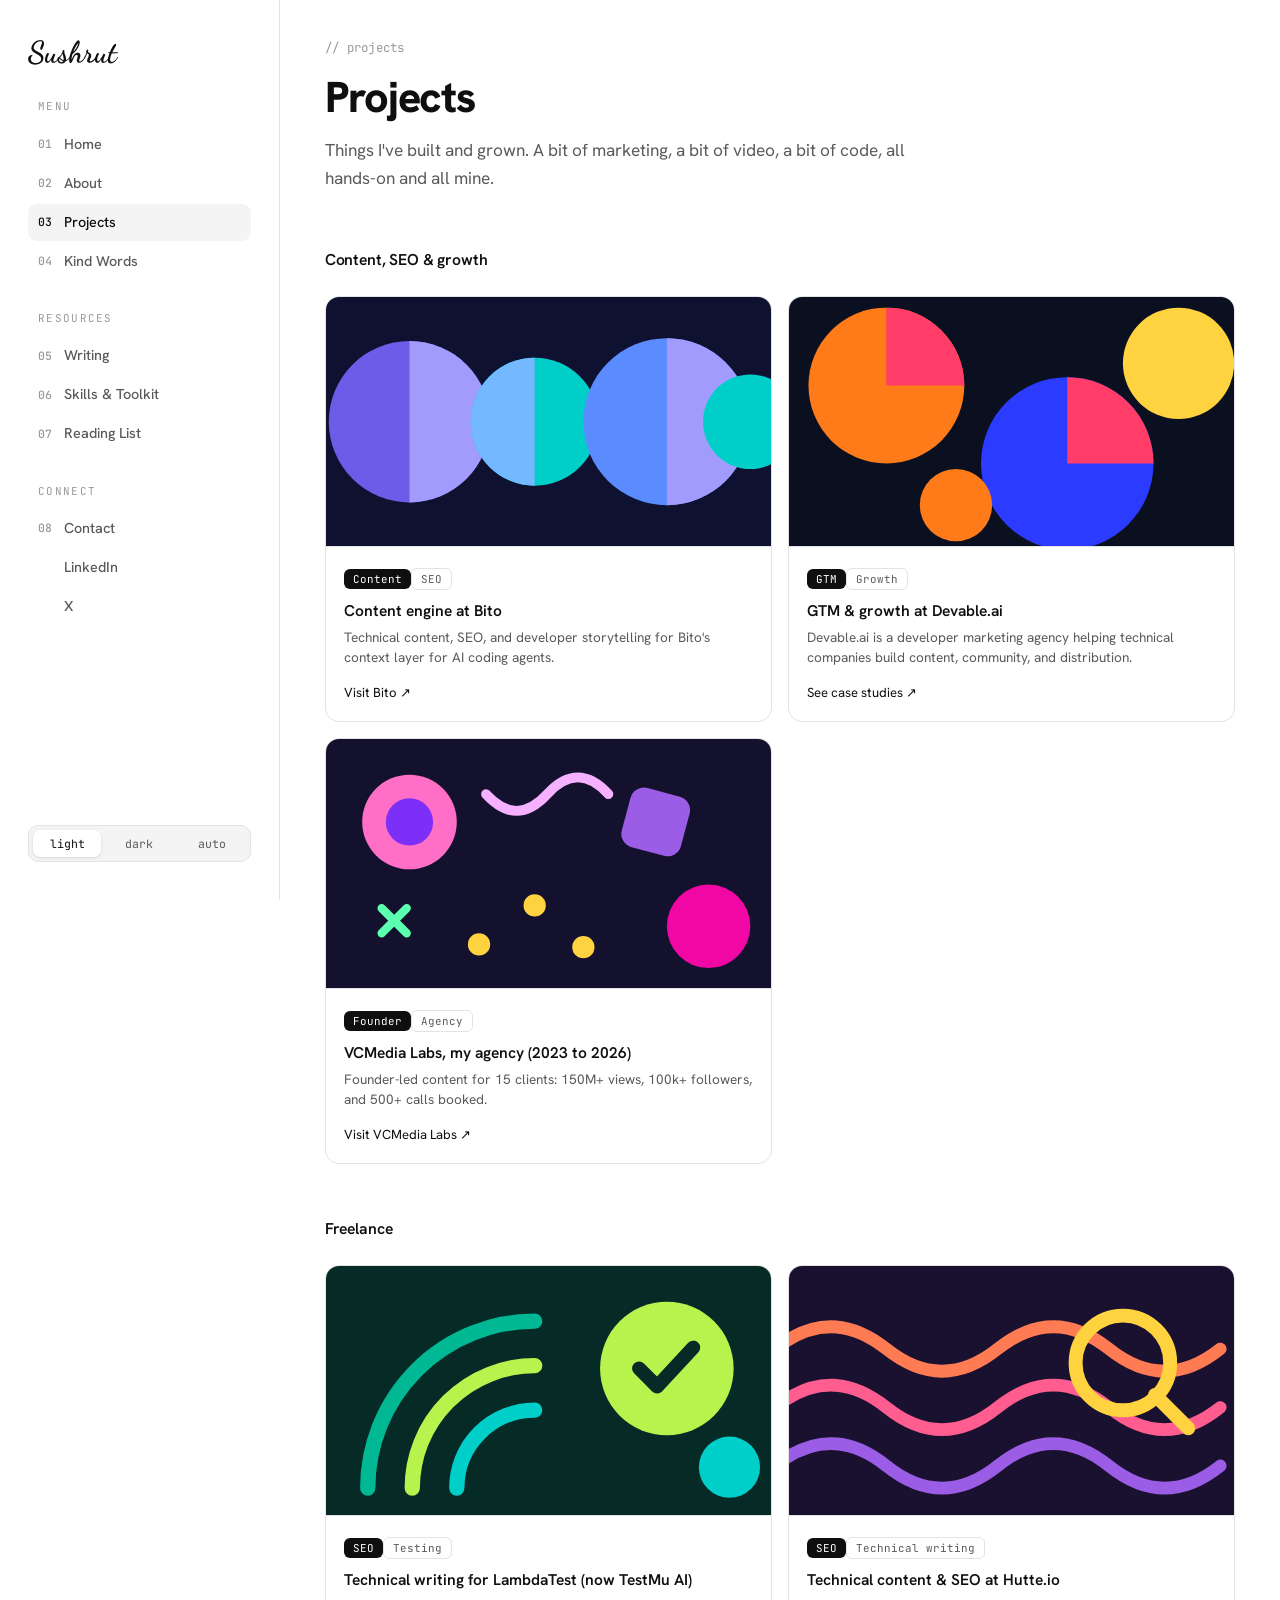
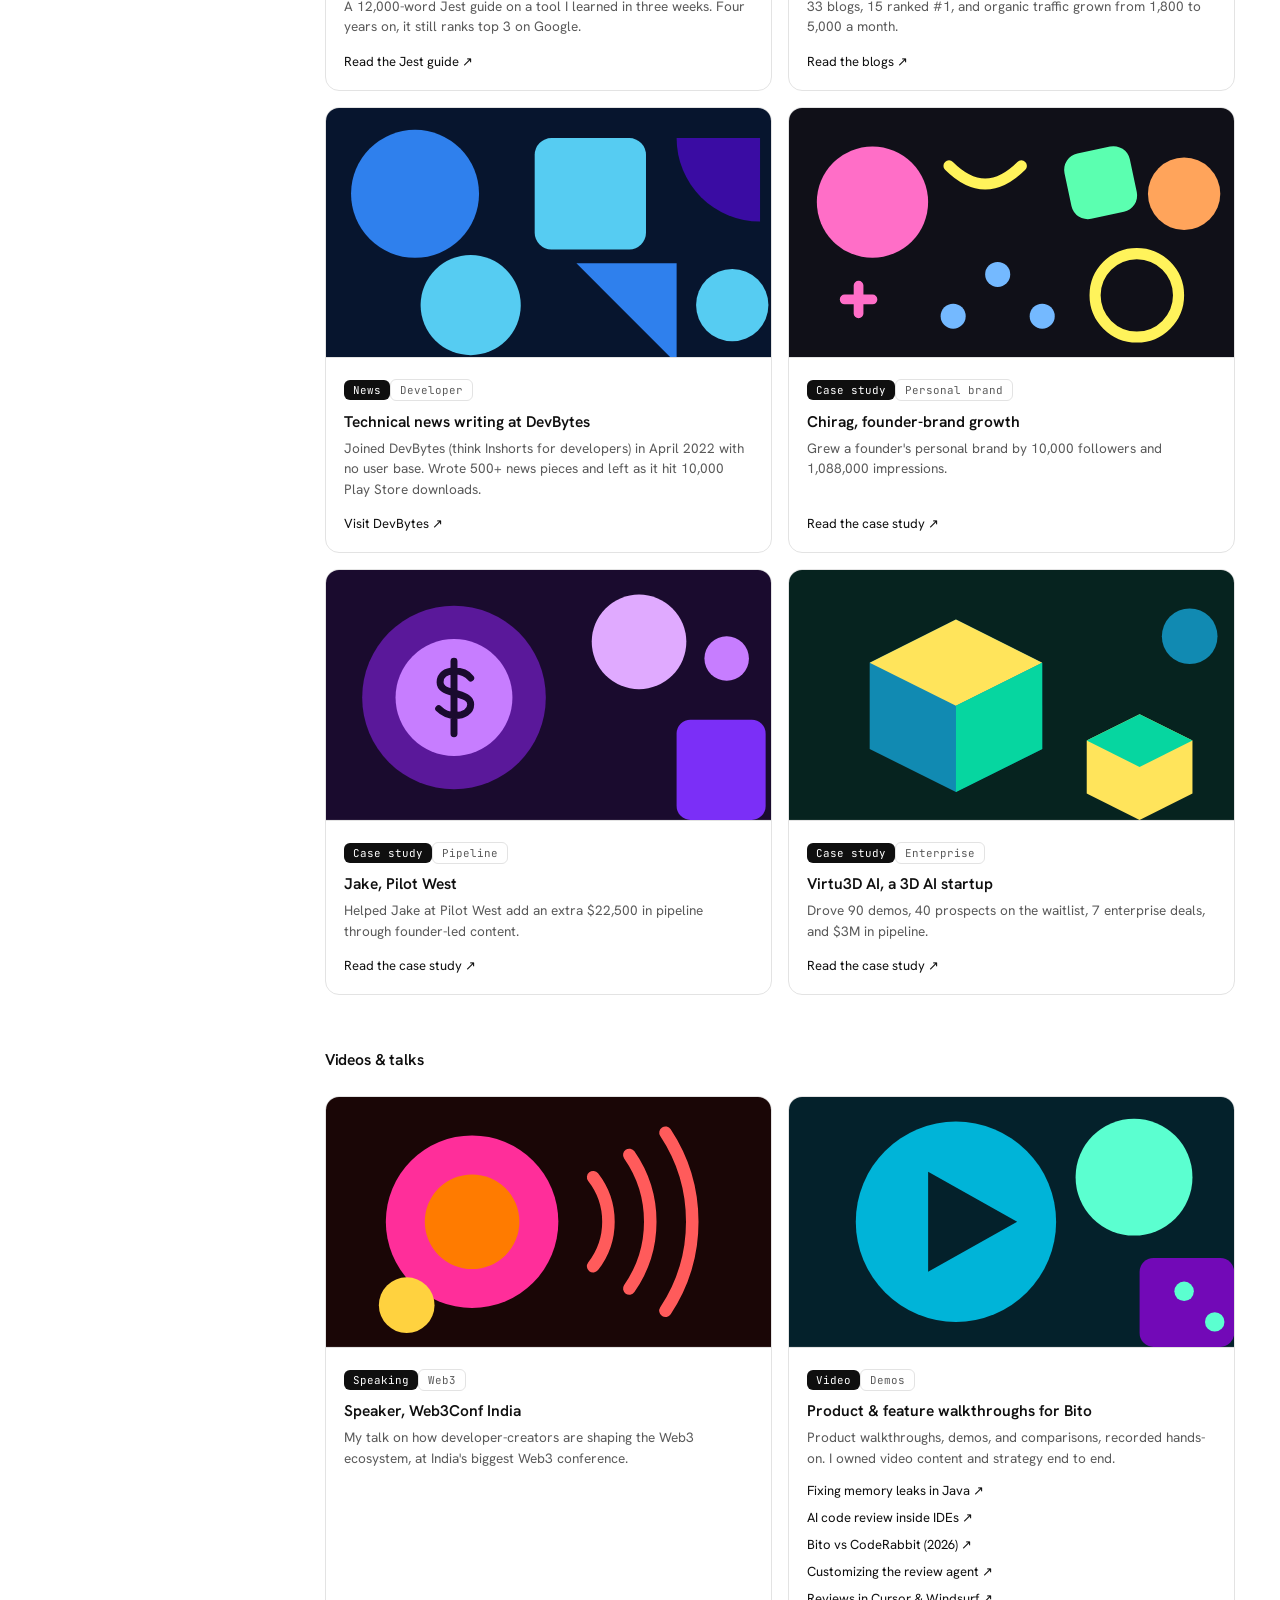
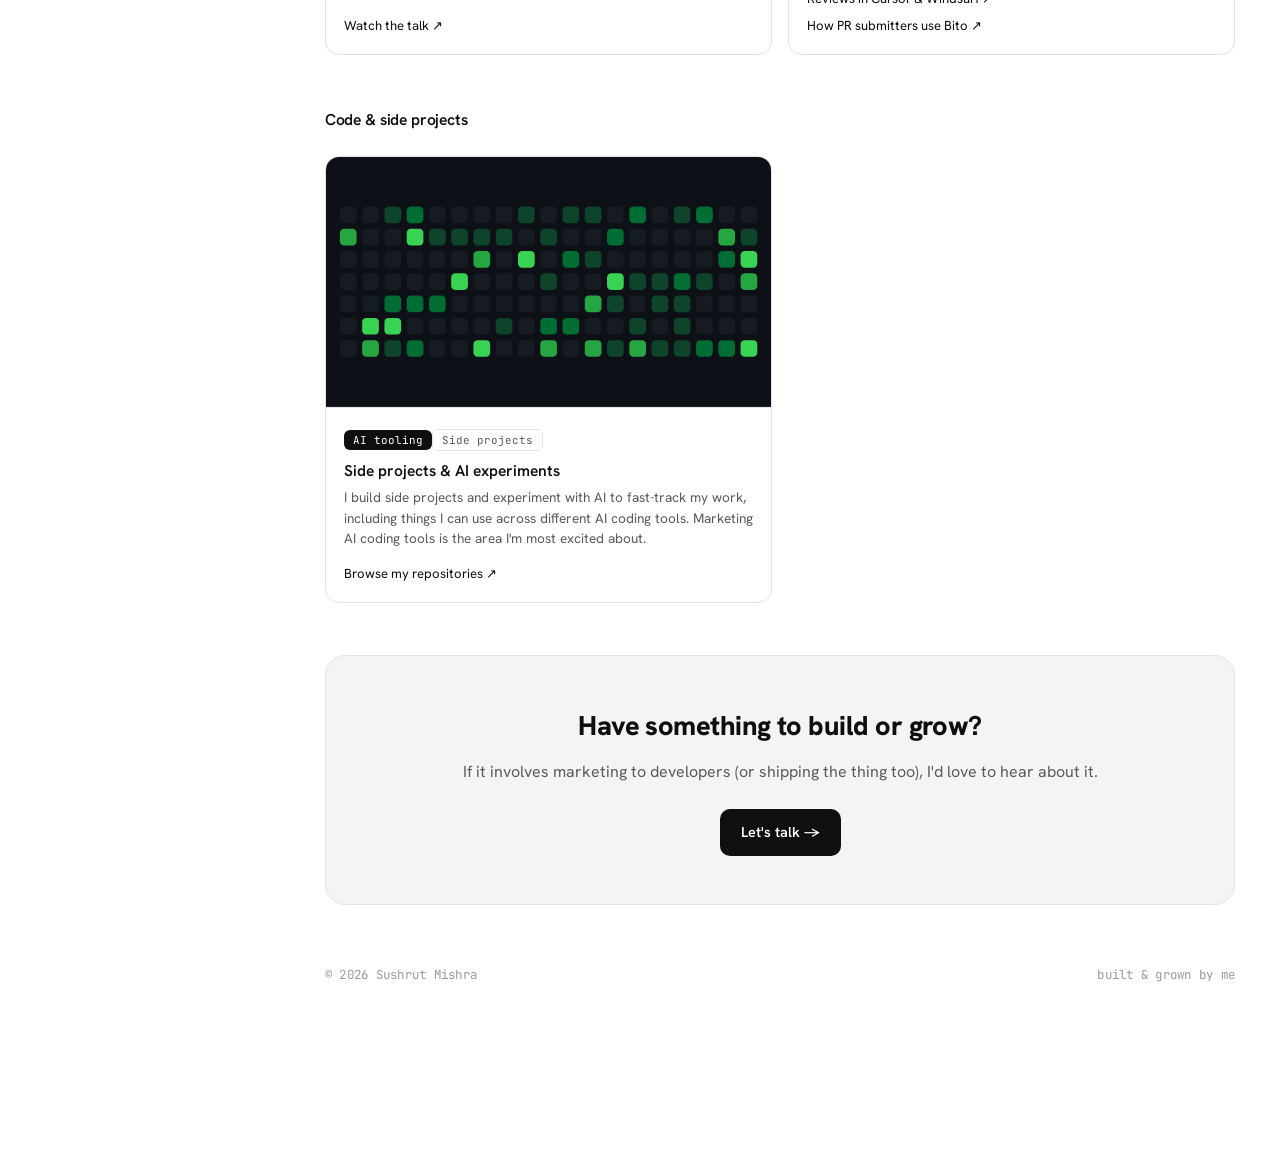
<file: projects.html>
<!DOCTYPE html>
<html lang="en" data-theme="light">
<head>
<meta charset="UTF-8" />
<meta name="viewport" content="width=device-width, initial-scale=1.0" />
<title>Projects · Sushrut Mishra</title>
<link rel="preconnect" href="https://fonts.googleapis.com" />
<link rel="preconnect" href="https://fonts.gstatic.com" crossorigin />
<link href="https://fonts.googleapis.com/css2?family=Hanken+Grotesk:wght@400;500;600;700;800&family=Dancing+Script:wght@600;700&family=JetBrains+Mono:wght@400;500;600&display=swap" rel="stylesheet" />
<link rel="stylesheet" href="styles.css" />
</head>
<body data-page="projects">
  <button class="menu-btn" id="menuBtn">☰</button>
  <div class="layout">
    <aside class="sidebar" id="sidebar">
      <a class="brand" href="index.html"><span class="signature">Sushrut</span></a>
      <nav class="nav-group">
        <div class="label">Menu</div>
        <a class="nav-item" href="index.html"><span class="num">01</span> Home <span class="arrow">↗</span></a>
        <a class="nav-item" href="about.html"><span class="num">02</span> About <span class="arrow">↗</span></a>
        <a class="nav-item active" href="projects.html"><span class="num">03</span> Projects <span class="arrow">↗</span></a>
        <a class="nav-item" href="kind-words.html"><span class="num">04</span> Kind Words <span class="arrow">↗</span></a>
      </nav>
      <nav class="nav-group">
        <div class="label">Resources</div>
        <a class="nav-item" href="writing.html"><span class="num">05</span> Writing <span class="arrow">↗</span></a>
        <a class="nav-item" href="toolkit.html"><span class="num">06</span> Skills &amp; Toolkit <span class="arrow">↗</span></a>
        <a class="nav-item" href="reading.html"><span class="num">07</span> Reading List <span class="arrow">↗</span></a>
      </nav>
      <nav class="nav-group">
        <div class="label">Connect</div>
        <a class="nav-item" href="mailto:sushrutmishra27@gmail.com"><span class="num">08</span> Contact <span class="arrow">↗</span></a>
        <a class="nav-item" href="https://www.linkedin.com/in/sushrutkm/" target="_blank" rel="noopener"><span class="num"></span> LinkedIn <span class="arrow">↗</span></a>
        <a class="nav-item" href="https://x.com/SushrutKM" target="_blank" rel="noopener"><span class="num"></span> X <span class="arrow">↗</span></a>
      </nav>
      <div class="sidebar-footer">
        <div class="theme-toggle" id="themeToggle">
          <button data-theme-set="light" class="active">light</button>
          <button data-theme-set="dark">dark</button>
          <button data-theme-set="auto">auto</button>
        </div>
      </div>
    </aside>

    <main class="content">
      <div class="wrap">
        <section class="page-head">
          <span class="kicker mono">// projects</span>
          <h1>Projects</h1>
          <p class="lede">Things I've built and grown. A bit of marketing, a bit of video, a bit of code, all hands-on and all mine.</p>
        </section>

        <!-- 1. CONTENT, SEO & GROWTH -->
        <section class="proj-group">
          <div class="section-head"><h2>Content, SEO &amp; growth</h2></div>
          <div class="pgrid">

            <a class="pcard" href="https://bito.ai" target="_blank" rel="noopener">
              <div class="thumb"><svg class="scene" viewBox="0 0 320 180" preserveAspectRatio="xMidYMid slice" xmlns="http://www.w3.org/2000/svg"><rect width="320" height="180" fill="#0e1230"/><circle cx="60" cy="90" r="58" fill="#6c5ce7"/><path d="M60 32a58 58 0 0 1 0 116z" fill="#a29bfe"/><circle cx="150" cy="90" r="46" fill="#00cec9"/><path d="M150 44a46 46 0 0 0 0 92z" fill="#74b9ff"/><circle cx="245" cy="90" r="60" fill="#5b8cff"/><path d="M245 30a60 60 0 0 1 0 120z" fill="#a29bfe"/><circle cx="305" cy="90" r="34" fill="#00cec9"/></svg></div>
              <div class="pbody">
                <div class="tags"><span class="tag">Content</span><span class="tag dev">SEO</span></div>
                <h3>Content engine at Bito</h3>
                <p>Technical content, SEO, and developer storytelling for Bito's context layer for AI coding agents.</p>
                <span class="plink">Visit Bito ↗</span>
              </div>
            </a>

            <a class="pcard" href="https://devable.ai/case-studies" target="_blank" rel="noopener">
              <div class="thumb"><svg class="scene" viewBox="0 0 320 180" preserveAspectRatio="xMidYMid slice" xmlns="http://www.w3.org/2000/svg"><rect width="320" height="180" fill="#0b1020"/><circle cx="70" cy="64" r="56" fill="#ff7a18"/><path d="M70 8a56 56 0 0 1 56 56H70Z" fill="#ff3d68"/><circle cx="200" cy="120" r="62" fill="#2b3bff"/><path d="M200 58a62 62 0 0 1 62 62H200Z" fill="#ff3d68"/><circle cx="280" cy="48" r="40" fill="#ffd23f"/><circle cx="120" cy="150" r="26" fill="#ff7a18"/></svg></div>
              <div class="pbody">
                <div class="tags"><span class="tag">GTM</span><span class="tag dev">Growth</span></div>
                <h3>GTM &amp; growth at Devable.ai</h3>
                <p>Devable.ai is a developer marketing agency helping technical companies build content, community, and distribution.</p>
                <span class="plink">See case studies ↗</span>
              </div>
            </a>

            <a class="pcard" href="https://vcmedialabs.com" target="_blank" rel="noopener">
              <div class="thumb"><svg class="scene" viewBox="0 0 320 180" preserveAspectRatio="xMidYMid slice" xmlns="http://www.w3.org/2000/svg"><rect width="320" height="180" fill="#14112e"/><circle cx="60" cy="60" r="34" fill="#ff6ec7"/><circle cx="60" cy="60" r="17" fill="#7b2ff7"/><path d="M115 40q22 24 44 0t44 0" stroke="#f5b0ff" stroke-width="7" fill="none" stroke-linecap="round"/><rect x="215" y="38" width="44" height="44" rx="10" fill="#9b5de5" transform="rotate(15 237 60)"/><circle cx="275" cy="135" r="30" fill="#f107a3"/><g fill="#ffd23f"><circle cx="150" cy="120" r="8"/><circle cx="185" cy="150" r="8"/><circle cx="110" cy="148" r="8"/></g><path d="M40 122l18 18M58 122l-18 18" stroke="#5bffb0" stroke-width="6" stroke-linecap="round"/></svg></div>
              <div class="pbody">
                <div class="tags"><span class="tag">Founder</span><span class="tag dev">Agency</span></div>
                <h3>VCMedia Labs, my agency (2023 to 2026)</h3>
                <p>Founder-led content for 15 clients: 150M+ views, 100k+ followers, and 500+ calls booked.</p>
                <span class="plink">Visit VCMedia Labs ↗</span>
              </div>
            </a>

          </div>
        </section>

        <!-- 2. FREELANCE -->
        <section class="proj-group">
          <div class="section-head"><h2>Freelance</h2></div>
          <div class="pgrid">

            <a class="pcard" href="https://www.testmuai.com/jest/" target="_blank" rel="noopener">
              <div class="thumb"><svg class="scene" viewBox="0 0 320 180" preserveAspectRatio="xMidYMid slice" xmlns="http://www.w3.org/2000/svg"><rect width="320" height="180" fill="#062a25"/><g fill="none" stroke-width="11" stroke-linecap="round"><path d="M30 160a120 120 0 0 1 120-120" stroke="#00b894"/><path d="M62 160a88 88 0 0 1 88-88" stroke="#b8f24d"/><path d="M94 160a56 56 0 0 1 56-56" stroke="#00cec9"/></g><circle cx="245" cy="74" r="48" fill="#b8f24d"/><path d="M225 74l13 13 26-28" stroke="#062a25" stroke-width="10" fill="none" stroke-linecap="round" stroke-linejoin="round"/><circle cx="290" cy="145" r="22" fill="#00cec9"/></svg></div>
              <div class="pbody">
                <div class="tags"><span class="tag">SEO</span><span class="tag dev">Testing</span></div>
                <h3>Technical writing for LambdaTest (now TestMu AI)</h3>
                <p>A 12,000-word Jest guide on a tool I learned in three weeks. Four years on, it still ranks top 3 on Google.</p>
                <span class="plink">Read the Jest guide ↗</span>
              </div>
            </a>

            <a class="pcard" href="https://hutte.io/trails/author/sushrut/" target="_blank" rel="noopener">
              <div class="thumb"><svg class="scene" viewBox="0 0 320 180" preserveAspectRatio="xMidYMid slice" xmlns="http://www.w3.org/2000/svg"><rect width="320" height="180" fill="#1a1030"/><g stroke-width="9" fill="none" stroke-linecap="round"><path d="M-10 60q40-32 80 0t80 0 80 0 80 0" stroke="#ff7b54"/><path d="M-10 102q40-32 80 0t80 0 80 0 80 0" stroke="#ff5d8f"/><path d="M-10 144q40-32 80 0t80 0 80 0 80 0" stroke="#9b5de5"/></g><circle cx="240" cy="70" r="34" fill="none" stroke="#ffd23f" stroke-width="10"/><path d="M263 93l24 24" stroke="#ffd23f" stroke-width="10" stroke-linecap="round"/></svg></div>
              <div class="pbody">
                <div class="tags"><span class="tag">SEO</span><span class="tag dev">Technical writing</span></div>
                <h3>Technical content &amp; SEO at Hutte.io</h3>
                <p>33 blogs, 15 ranked #1, and organic traffic grown from 1,800 to 5,000 a month.</p>
                <span class="plink">Read the blogs ↗</span>
              </div>
            </a>

            <a class="pcard" href="https://devbytes.co.in/" target="_blank" rel="noopener">
              <div class="thumb"><svg class="scene" viewBox="0 0 320 180" preserveAspectRatio="xMidYMid slice" xmlns="http://www.w3.org/2000/svg"><rect width="320" height="180" fill="#07152e"/><circle cx="64" cy="62" r="46" fill="#2f80ed"/><rect x="150" y="22" width="80" height="80" rx="12" fill="#56ccf2"/><path d="M252 22h60v60a60 60 0 0 1-60-60z" fill="#3a0ca3"/><circle cx="104" cy="142" r="36" fill="#56ccf2"/><path d="M180 112h72v72z" fill="#2f80ed"/><circle cx="292" cy="142" r="26" fill="#56ccf2"/></svg></div>
              <div class="pbody">
                <div class="tags"><span class="tag">News</span><span class="tag dev">Developer</span></div>
                <h3>Technical news writing at DevBytes</h3>
                <p>Joined DevBytes (think Inshorts for developers) in April 2022 with no user base. Wrote 500+ news pieces and left as it hit 10,000 Play Store downloads.</p>
                <span class="plink">Visit DevBytes ↗</span>
              </div>
            </a>

            <a class="pcard" href="https://gamma.app/docs/How-we-helped-our-client-add-10000-followers-and-get-1088000-impr-llbd7pjuszm9c33" target="_blank" rel="noopener">
              <div class="thumb"><svg class="scene" viewBox="0 0 320 180" preserveAspectRatio="xMidYMid slice" xmlns="http://www.w3.org/2000/svg"><rect width="320" height="180" fill="#101018"/><circle cx="60" cy="68" r="40" fill="#ff6ec7"/><path d="M115 42q26 26 52 0" stroke="#fff35b" stroke-width="8" fill="none" stroke-linecap="round"/><rect x="200" y="30" width="48" height="48" rx="12" fill="#5bffb0" transform="rotate(-12 224 54)"/><circle cx="284" cy="62" r="26" fill="#ffa45b"/><g fill="#74b9ff"><circle cx="150" cy="120" r="9"/><circle cx="118" cy="150" r="9"/><circle cx="182" cy="150" r="9"/></g><circle cx="250" cy="135" r="30" fill="none" stroke="#fff35b" stroke-width="8"/><path d="M40 138h20M50 128v20" stroke="#ff6ec7" stroke-width="7" stroke-linecap="round"/></svg></div>
              <div class="pbody">
                <div class="tags"><span class="tag">Case study</span><span class="tag dev">Personal brand</span></div>
                <h3>Chirag, founder-brand growth</h3>
                <p>Grew a founder's personal brand by 10,000 followers and 1,088,000 impressions.</p>
                <span class="plink">Read the case study ↗</span>
              </div>
            </a>

            <a class="pcard" href="https://gamma.app/docs/Case-Study-Jake-How-we-helped-our-client-add-an-extra-22500-worth-hf5x8xq8pkvy4tj" target="_blank" rel="noopener">
              <div class="thumb"><svg class="scene" viewBox="0 0 320 180" preserveAspectRatio="xMidYMid slice" xmlns="http://www.w3.org/2000/svg"><rect width="320" height="180" fill="#1a0b2e"/><circle cx="92" cy="92" r="66" fill="#5a189a"/><circle cx="92" cy="92" r="42" fill="#c77dff"/><path d="M92 66v52M104 78c-3-4-8-5-12-5-6 0-10 3-10 8s5 6 11 8 11 3 11 8-5 8-11 8c-5 0-9-2-12-5" stroke="#1a0b2e" stroke-width="5" fill="none" stroke-linecap="round" stroke-linejoin="round"/><circle cx="225" cy="52" r="34" fill="#e0aaff"/><rect x="252" y="108" width="64" height="72" rx="10" fill="#7b2ff7"/><circle cx="288" cy="64" r="16" fill="#c77dff"/></svg></div>
              <div class="pbody">
                <div class="tags"><span class="tag">Case study</span><span class="tag dev">Pipeline</span></div>
                <h3>Jake, Pilot West</h3>
                <p>Helped Jake at Pilot West add an extra $22,500 in pipeline through founder-led content.</p>
                <span class="plink">Read the case study ↗</span>
              </div>
            </a>

            <a class="pcard" href="https://gamma.app/docs/90-demos-40-prospects-on-the-waitlist-3M-deal-amount-and-7-enterp-oe1ivrfd43u9eh5" target="_blank" rel="noopener">
              <div class="thumb"><svg class="scene" viewBox="0 0 320 180" preserveAspectRatio="xMidYMid slice" xmlns="http://www.w3.org/2000/svg"><rect width="320" height="180" fill="#06231f"/><path d="M120 36l62 31v62l-62 31-62-31V67z" fill="#118ab2"/><path d="M120 36l62 31-62 31-62-31z" fill="#ffe45b"/><path d="M120 98l62-31v62l-62 31z" fill="#06d6a0"/><path d="M252 104l38 19v38l-38 19-38-19v-38z" fill="#ffe45b"/><path d="M252 104l38 19-38 19-38-19z" fill="#06d6a0"/><circle cx="288" cy="48" r="20" fill="#118ab2"/></svg></div>
              <div class="pbody">
                <div class="tags"><span class="tag">Case study</span><span class="tag dev">Enterprise</span></div>
                <h3>Virtu3D AI, a 3D AI startup</h3>
                <p>Drove 90 demos, 40 prospects on the waitlist, 7 enterprise deals, and $3M in pipeline.</p>
                <span class="plink">Read the case study ↗</span>
              </div>
            </a>

          </div>
        </section>

        <!-- 3. VIDEOS & TALKS -->
        <section class="proj-group">
          <div class="section-head"><h2>Videos &amp; talks</h2></div>
          <div class="pgrid">

            <a class="pcard" href="https://www.youtube.com/watch?v=485jyZgb8Kk" target="_blank" rel="noopener">
              <div class="thumb"><svg class="scene" viewBox="0 0 320 180" preserveAspectRatio="xMidYMid slice" xmlns="http://www.w3.org/2000/svg"><rect width="320" height="180" fill="#1a0606"/><circle cx="105" cy="90" r="62" fill="#ff2e9a"/><circle cx="105" cy="90" r="34" fill="#ff7b00"/><g stroke="#ff5b5b" stroke-width="9" fill="none" stroke-linecap="round"><path d="M192 58a52 52 0 0 1 0 64"/><path d="M218 42a84 84 0 0 1 0 96"/><path d="M244 26a116 116 0 0 1 0 128"/></g><circle cx="58" cy="150" r="20" fill="#ffd23f"/></svg></div>
              <div class="pbody">
                <div class="tags"><span class="tag">Speaking</span><span class="tag dev">Web3</span></div>
                <h3>Speaker, Web3Conf India</h3>
                <p>My talk on how developer-creators are shaping the Web3 ecosystem, at India's biggest Web3 conference.</p>
                <span class="plink">Watch the talk ↗</span>
              </div>
            </a>

            <div class="pcard">
              <div class="thumb"><svg class="scene" viewBox="0 0 320 180" preserveAspectRatio="xMidYMid slice" xmlns="http://www.w3.org/2000/svg"><rect width="320" height="180" fill="#04212b"/><circle cx="120" cy="90" r="72" fill="#00b4d8"/><path d="M100 54l64 36-64 36z" fill="#04212b"/><circle cx="248" cy="58" r="42" fill="#5bffd0"/><rect x="252" y="116" width="68" height="64" rx="10" fill="#7209b7"/><g fill="#5bffd0"><circle cx="284" cy="140" r="7"/><circle cx="306" cy="162" r="7"/></g></svg></div>
              <div class="pbody">
                <div class="tags"><span class="tag">Video</span><span class="tag dev">Demos</span></div>
                <h3>Product &amp; feature walkthroughs for Bito</h3>
                <p>Product walkthroughs, demos, and comparisons, recorded hands-on. I owned video content and strategy end to end.</p>
                <div class="links">
                  <a href="https://www.youtube.com/watch?v=NviJBxtcHME" target="_blank" rel="noopener">Fixing memory leaks in Java ↗</a>
                  <a href="https://www.youtube.com/watch?v=RhgtIVuQTTw&t=7s" target="_blank" rel="noopener">AI code review inside IDEs ↗</a>
                  <a href="https://www.youtube.com/watch?v=UQ5tEMvVV0I" target="_blank" rel="noopener">Bito vs CodeRabbit (2026) ↗</a>
                  <a href="https://www.youtube.com/watch?v=knoETryUG80" target="_blank" rel="noopener">Customizing the review agent ↗</a>
                  <a href="https://www.youtube.com/watch?v=aWC8APN6H3g" target="_blank" rel="noopener">Reviews in Cursor &amp; Windsurf ↗</a>
                  <a href="https://www.youtube.com/watch?v=KCGPeDlmvOU" target="_blank" rel="noopener">How PR submitters use Bito ↗</a>
                </div>
              </div>
            </div>

          </div>
        </section>

        <!-- 4. CODE & SIDE PROJECTS -->
        <section class="proj-group">
          <div class="section-head"><h2>Code &amp; side projects</h2></div>
          <div class="pgrid">

            <a class="pcard" href="https://github.com/sushrutmishra27?tab=repositories" target="_blank" rel="noopener">
              <div class="thumb" id="ghGraph"></div>
              <div class="pbody">
                <div class="tags"><span class="tag">AI tooling</span><span class="tag dev">Side projects</span></div>
                <h3>Side projects &amp; AI experiments</h3>
                <p>I build side projects and experiment with AI to fast-track my work, including things I can use across different AI coding tools. Marketing AI coding tools is the area I'm most excited about.</p>
                <span class="plink">Browse my repositories ↗</span>
              </div>
            </a>

          </div>
        </section>

        <section>
          <div class="footer-cta">
            <h2>Have something to build or grow?</h2>
            <p>If it involves marketing to developers (or shipping the thing too), I'd love to hear about it.</p>
            <a class="btn btn-primary" href="https://www.linkedin.com/in/sushrutkm/" target="_blank" rel="noopener">Let's talk →</a>
          </div>
          <div class="foot-meta"><span class="mono">© 2026 Sushrut Mishra</span><span class="mono">built &amp; grown by me</span></div>
        </section>
      </div>
    </main>
  </div>
  <script src="script.js"></script>
</body>
</html>
</file>
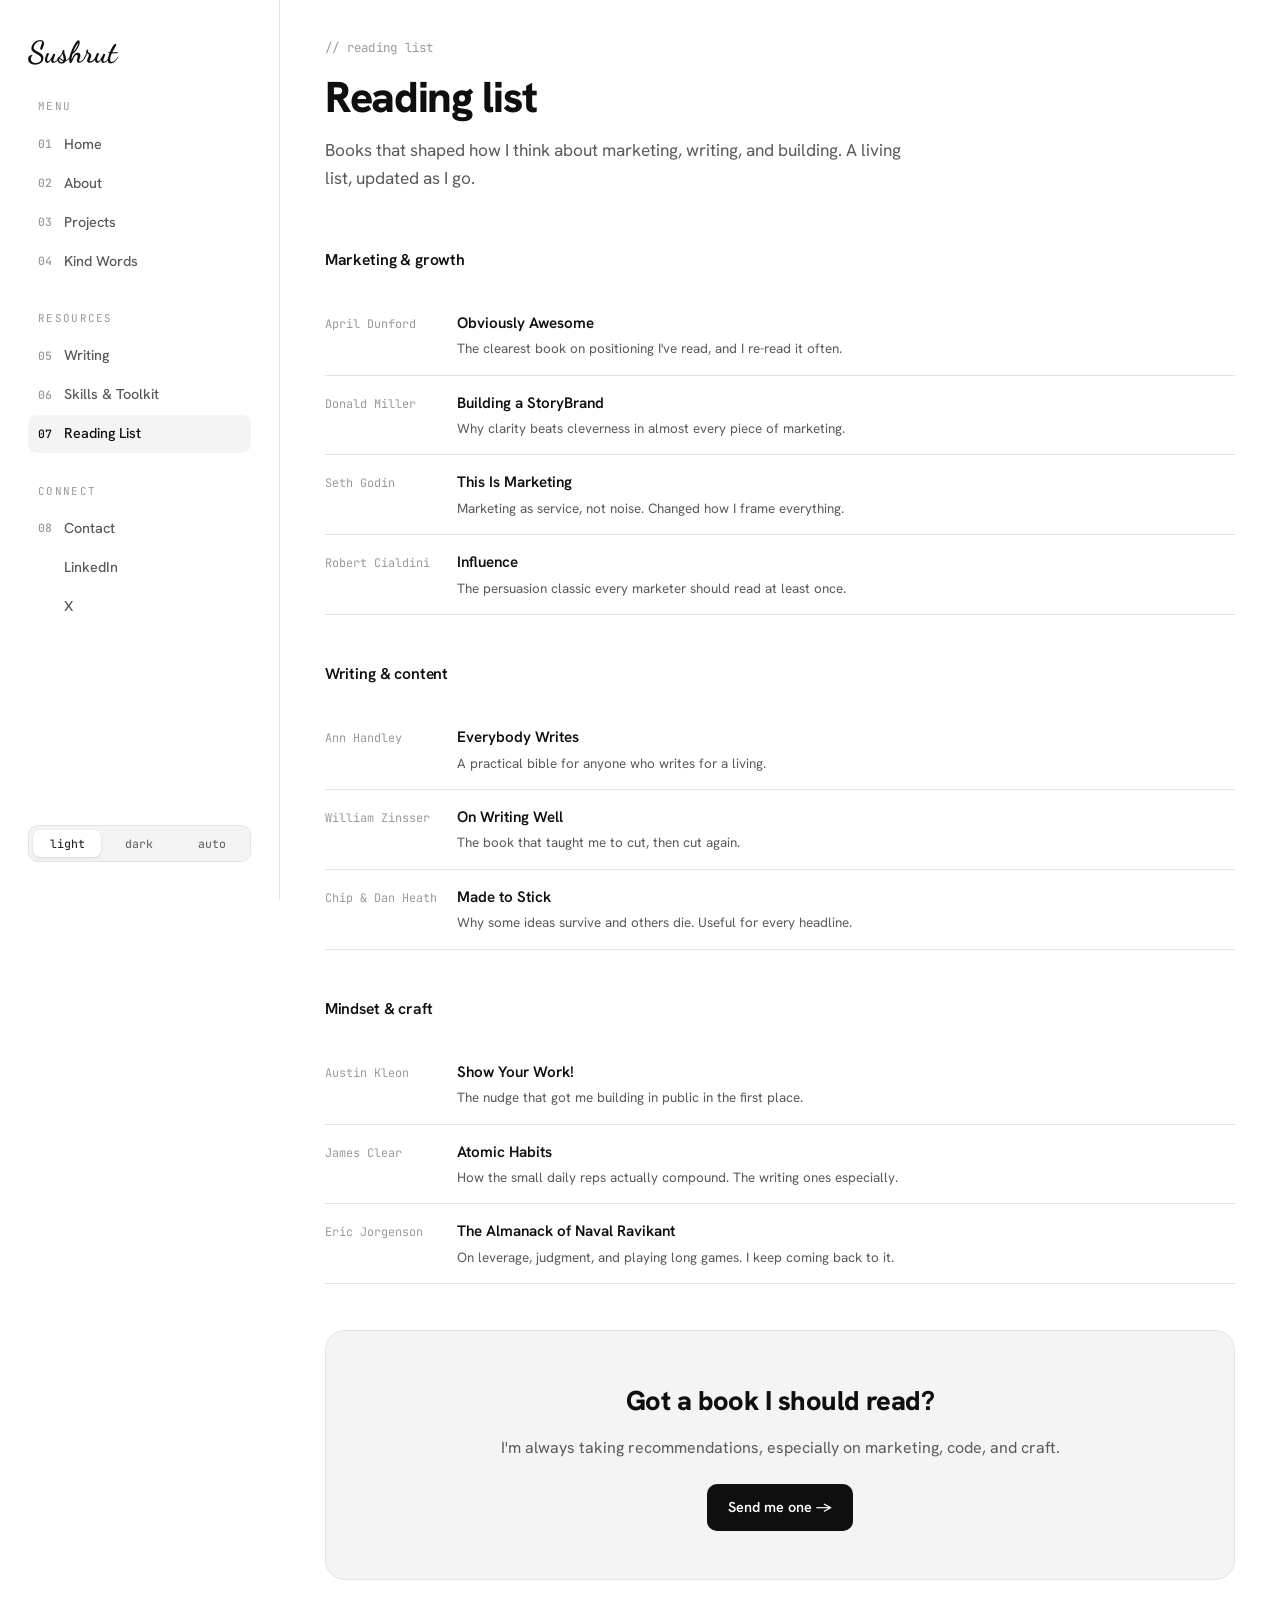
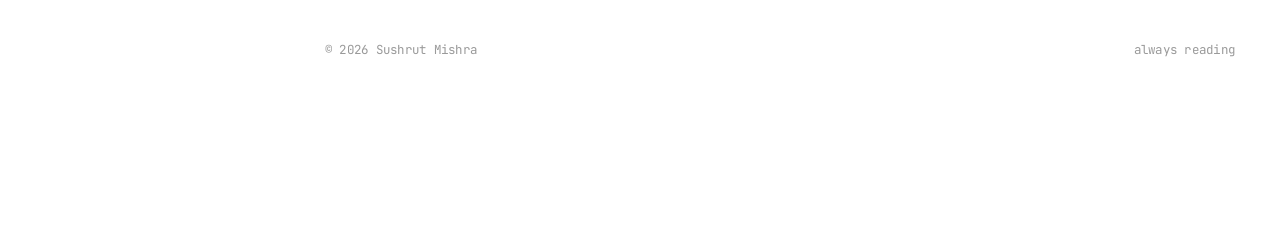
<file: reading.html>
<!DOCTYPE html>
<html lang="en" data-theme="light">
<head>
<meta charset="UTF-8" />
<meta name="viewport" content="width=device-width, initial-scale=1.0" />
<title>Reading List · Sushrut Mishra</title>
<link rel="preconnect" href="https://fonts.googleapis.com" />
<link rel="preconnect" href="https://fonts.gstatic.com" crossorigin />
<link href="https://fonts.googleapis.com/css2?family=Hanken+Grotesk:wght@400;500;600;700;800&family=Dancing+Script:wght@600;700&family=JetBrains+Mono:wght@400;500;600&display=swap" rel="stylesheet" />
<link rel="stylesheet" href="styles.css" />
</head>
<body data-page="reading">
  <button class="menu-btn" id="menuBtn">☰</button>
  <div class="layout">
    <aside class="sidebar" id="sidebar">
      <a class="brand" href="index.html"><span class="signature">Sushrut</span></a>
      <nav class="nav-group">
        <div class="label">Menu</div>
        <a class="nav-item" href="index.html"><span class="num">01</span> Home <span class="arrow">↗</span></a>
        <a class="nav-item" href="about.html"><span class="num">02</span> About <span class="arrow">↗</span></a>
        <a class="nav-item" href="projects.html"><span class="num">03</span> Projects <span class="arrow">↗</span></a>
        <a class="nav-item" href="kind-words.html"><span class="num">04</span> Kind Words <span class="arrow">↗</span></a>
      </nav>
      <nav class="nav-group">
        <div class="label">Resources</div>
        <a class="nav-item" href="writing.html"><span class="num">05</span> Writing <span class="arrow">↗</span></a>
        <a class="nav-item" href="toolkit.html"><span class="num">06</span> Skills &amp; Toolkit <span class="arrow">↗</span></a>
        <a class="nav-item active" href="reading.html"><span class="num">07</span> Reading List <span class="arrow">↗</span></a>
      </nav>
      <nav class="nav-group">
        <div class="label">Connect</div>
        <a class="nav-item" href="mailto:sushrutmishra27@gmail.com"><span class="num">08</span> Contact <span class="arrow">↗</span></a>
        <a class="nav-item" href="https://www.linkedin.com/in/sushrutkm/" target="_blank" rel="noopener"><span class="num"></span> LinkedIn <span class="arrow">↗</span></a>
        <a class="nav-item" href="https://x.com/SushrutKM" target="_blank" rel="noopener"><span class="num"></span> X <span class="arrow">↗</span></a>
      </nav>
      <div class="sidebar-footer">
        <div class="theme-toggle" id="themeToggle">
          <button data-theme-set="light" class="active">light</button>
          <button data-theme-set="dark">dark</button>
          <button data-theme-set="auto">auto</button>
        </div>
      </div>
    </aside>

    <main class="content">
      <div class="wrap">
        <section class="page-head">
          <span class="kicker mono">// reading list</span>
          <h1>Reading list</h1>
          <p class="lede">Books that shaped how I think about marketing, writing, and building. A living list, updated as I go.</p>
        </section>

        <section class="list-group">
          <div class="section-head"><h2>Marketing &amp; growth</h2></div>
          <div class="list-row"><span class="lead-col">April Dunford</span><div class="body"><h3>Obviously Awesome</h3><p>The clearest book on positioning I've read, and I re-read it often.</p></div></div>
          <div class="list-row"><span class="lead-col">Donald Miller</span><div class="body"><h3>Building a StoryBrand</h3><p>Why clarity beats cleverness in almost every piece of marketing.</p></div></div>
          <div class="list-row"><span class="lead-col">Seth Godin</span><div class="body"><h3>This Is Marketing</h3><p>Marketing as service, not noise. Changed how I frame everything.</p></div></div>
          <div class="list-row"><span class="lead-col">Robert Cialdini</span><div class="body"><h3>Influence</h3><p>The persuasion classic every marketer should read at least once.</p></div></div>
        </section>

        <section class="list-group">
          <div class="section-head"><h2>Writing &amp; content</h2></div>
          <div class="list-row"><span class="lead-col">Ann Handley</span><div class="body"><h3>Everybody Writes</h3><p>A practical bible for anyone who writes for a living.</p></div></div>
          <div class="list-row"><span class="lead-col">William Zinsser</span><div class="body"><h3>On Writing Well</h3><p>The book that taught me to cut, then cut again.</p></div></div>
          <div class="list-row"><span class="lead-col">Chip &amp; Dan Heath</span><div class="body"><h3>Made to Stick</h3><p>Why some ideas survive and others die. Useful for every headline.</p></div></div>
        </section>

        <section class="list-group">
          <div class="section-head"><h2>Mindset &amp; craft</h2></div>
          <div class="list-row"><span class="lead-col">Austin Kleon</span><div class="body"><h3>Show Your Work!</h3><p>The nudge that got me building in public in the first place.</p></div></div>
          <div class="list-row"><span class="lead-col">James Clear</span><div class="body"><h3>Atomic Habits</h3><p>How the small daily reps actually compound. The writing ones especially.</p></div></div>
          <div class="list-row"><span class="lead-col">Eric Jorgenson</span><div class="body"><h3>The Almanack of Naval Ravikant</h3><p>On leverage, judgment, and playing long games. I keep coming back to it.</p></div></div>
        </section>

        <section>
          <div class="footer-cta">
            <h2>Got a book I should read?</h2>
            <p>I'm always taking recommendations, especially on marketing, code, and craft.</p>
            <a class="btn btn-primary" href="https://www.linkedin.com/in/sushrutkm/" target="_blank" rel="noopener">Send me one →</a>
          </div>
          <div class="foot-meta"><span class="mono">© 2026 Sushrut Mishra</span><span class="mono">always reading</span></div>
        </section>
      </div>
    </main>
  </div>
  <script src="script.js"></script>
</body>
</html>
</file>
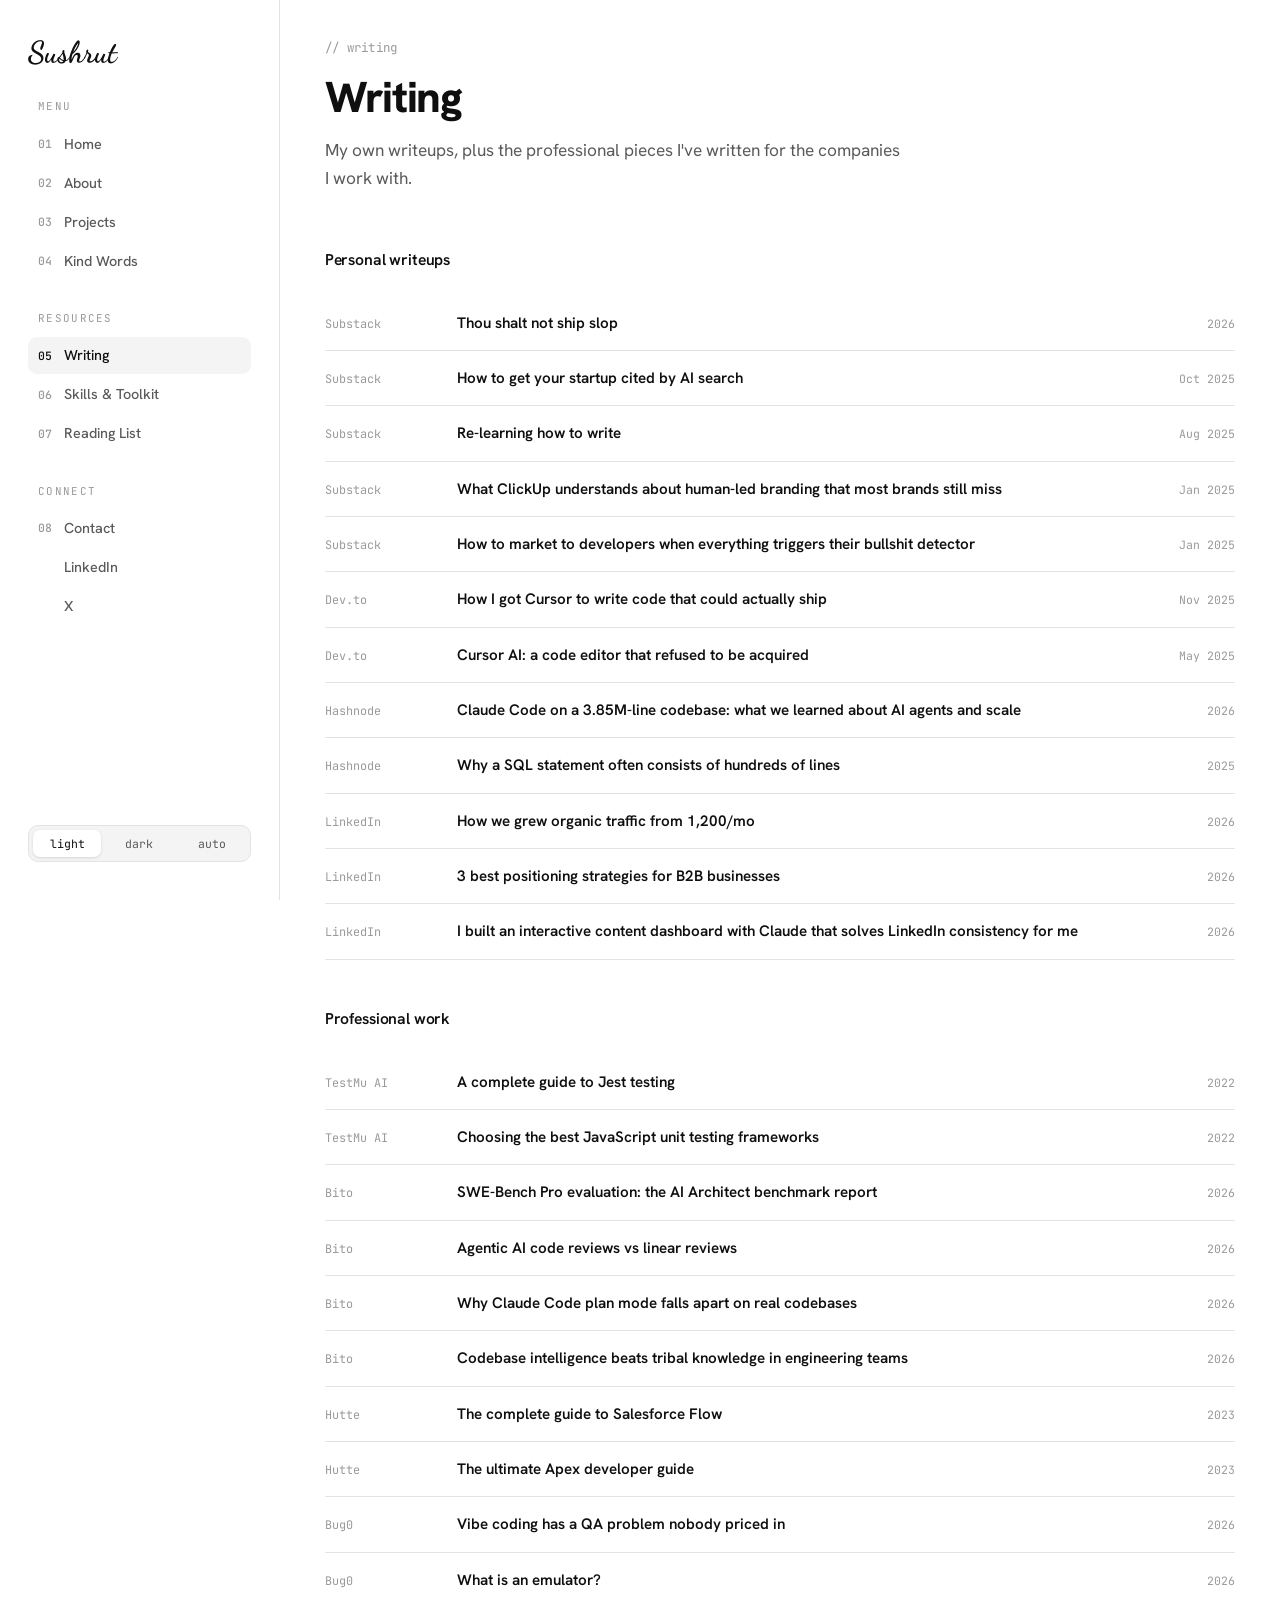
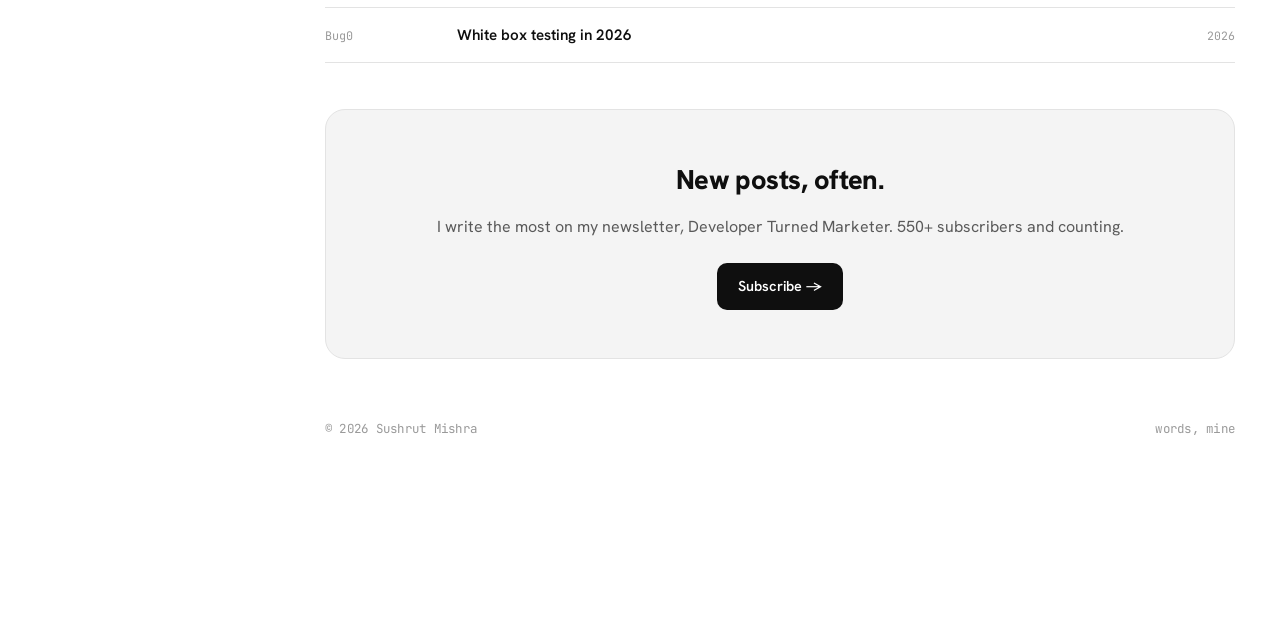
<file: writing.html>
<!DOCTYPE html>
<html lang="en" data-theme="light">
<head>
<meta charset="UTF-8" />
<meta name="viewport" content="width=device-width, initial-scale=1.0" />
<title>Writing · Sushrut Mishra</title>
<link rel="preconnect" href="https://fonts.googleapis.com" />
<link rel="preconnect" href="https://fonts.gstatic.com" crossorigin />
<link href="https://fonts.googleapis.com/css2?family=Hanken+Grotesk:wght@400;500;600;700;800&family=Dancing+Script:wght@600;700&family=JetBrains+Mono:wght@400;500;600&display=swap" rel="stylesheet" />
<link rel="stylesheet" href="styles.css" />
</head>
<body data-page="writing">
  <button class="menu-btn" id="menuBtn">☰</button>
  <div class="layout">
    <aside class="sidebar" id="sidebar">
      <a class="brand" href="index.html"><span class="signature">Sushrut</span></a>
      <nav class="nav-group">
        <div class="label">Menu</div>
        <a class="nav-item" href="index.html"><span class="num">01</span> Home <span class="arrow">↗</span></a>
        <a class="nav-item" href="about.html"><span class="num">02</span> About <span class="arrow">↗</span></a>
        <a class="nav-item" href="projects.html"><span class="num">03</span> Projects <span class="arrow">↗</span></a>
        <a class="nav-item" href="kind-words.html"><span class="num">04</span> Kind Words <span class="arrow">↗</span></a>
      </nav>
      <nav class="nav-group">
        <div class="label">Resources</div>
        <a class="nav-item active" href="writing.html"><span class="num">05</span> Writing <span class="arrow">↗</span></a>
        <a class="nav-item" href="toolkit.html"><span class="num">06</span> Skills &amp; Toolkit <span class="arrow">↗</span></a>
        <a class="nav-item" href="reading.html"><span class="num">07</span> Reading List <span class="arrow">↗</span></a>
      </nav>
      <nav class="nav-group">
        <div class="label">Connect</div>
        <a class="nav-item" href="mailto:sushrutmishra27@gmail.com"><span class="num">08</span> Contact <span class="arrow">↗</span></a>
        <a class="nav-item" href="https://www.linkedin.com/in/sushrutkm/" target="_blank" rel="noopener"><span class="num"></span> LinkedIn <span class="arrow">↗</span></a>
        <a class="nav-item" href="https://x.com/SushrutKM" target="_blank" rel="noopener"><span class="num"></span> X <span class="arrow">↗</span></a>
      </nav>
      <div class="sidebar-footer">
        <div class="theme-toggle" id="themeToggle">
          <button data-theme-set="light" class="active">light</button>
          <button data-theme-set="dark">dark</button>
          <button data-theme-set="auto">auto</button>
        </div>
      </div>
    </aside>

    <main class="content">
      <div class="wrap">
        <section class="page-head">
          <span class="kicker mono">// writing</span>
          <h1>Writing</h1>
          <p class="lede">My own writeups, plus the professional pieces I've written for the companies I work with.</p>
        </section>

        <section class="list-group">
          <div class="section-head"><h2>Personal writeups</h2></div>
          <a class="list-row" href="https://sushrut27.substack.com/p/thou-shalt-not-ship-slop" target="_blank" rel="noopener"><span class="lead-col">Substack</span><div class="body"><h3>Thou shalt not ship slop</h3></div><span class="ldate">2026</span></a>
          <a class="list-row" href="https://sushrut27.substack.com/p/how-to-get-your-startup-cited-by" target="_blank" rel="noopener"><span class="lead-col">Substack</span><div class="body"><h3>How to get your startup cited by AI search</h3></div><span class="ldate">Oct 2025</span></a>
          <a class="list-row" href="https://sushrut27.substack.com/p/re-learning-how-to-write" target="_blank" rel="noopener"><span class="lead-col">Substack</span><div class="body"><h3>Re-learning how to write</h3></div><span class="ldate">Aug 2025</span></a>
          <a class="list-row" href="https://sushrut27.substack.com/p/what-clickup-understands-about-human" target="_blank" rel="noopener"><span class="lead-col">Substack</span><div class="body"><h3>What ClickUp understands about human-led branding that most brands still miss</h3></div><span class="ldate">Jan 2025</span></a>
          <a class="list-row" href="https://sushrut27.substack.com/p/how-to-market-to-developers" target="_blank" rel="noopener"><span class="lead-col">Substack</span><div class="body"><h3>How to market to developers when everything triggers their bullshit detector</h3></div><span class="ldate">Jan 2025</span></a>
          <a class="list-row" href="https://dev.to/sushrutkm/how-i-got-cursor-to-write-code-that-could-actually-ship-16ei" target="_blank" rel="noopener"><span class="lead-col">Dev.to</span><div class="body"><h3>How I got Cursor to write code that could actually ship</h3></div><span class="ldate">Nov 2025</span></a>
          <a class="list-row" href="https://dev.to/sushrutkm/cursor-ai-a-code-editor-that-refused-to-be-acquired-9ja" target="_blank" rel="noopener"><span class="lead-col">Dev.to</span><div class="body"><h3>Cursor AI: a code editor that refused to be acquired</h3></div><span class="ldate">May 2025</span></a>
          <a class="list-row" href="https://sushrutkm.hashnode.dev/claude-code-on-a-3-85m-line-codebase-what-we-learned-about-ai-agents-and-scale" target="_blank" rel="noopener"><span class="lead-col">Hashnode</span><div class="body"><h3>Claude Code on a 3.85M-line codebase: what we learned about AI agents and scale</h3></div><span class="ldate">2026</span></a>
          <a class="list-row" href="https://sushrutkm.hashnode.dev/why-a-sql-statement-often-consists-of-hundreds-of-lines-measured-by-kbs" target="_blank" rel="noopener"><span class="lead-col">Hashnode</span><div class="body"><h3>Why a SQL statement often consists of hundreds of lines</h3></div><span class="ldate">2025</span></a>
          <a class="list-row" href="https://www.linkedin.com/posts/sushrutkm_how-we-grew-organic-traffic-from-1200mo-share-7488480621514764288-RVDc/" target="_blank" rel="noopener"><span class="lead-col">LinkedIn</span><div class="body"><h3>How we grew organic traffic from 1,200/mo</h3></div><span class="ldate">2026</span></a>
          <a class="list-row" href="https://www.linkedin.com/posts/sushrutkm_3-best-positioning-strategies-for-b2b-businesses-ugcPost-7488113868783665153-PRyu/" target="_blank" rel="noopener"><span class="lead-col">LinkedIn</span><div class="body"><h3>3 best positioning strategies for B2B businesses</h3></div><span class="ldate">2026</span></a>
          <a class="list-row" href="https://www.linkedin.com/posts/sushrutkm_i-built-an-interactive-content-dashboard-ugcPost-7448701410965123072-_w00/" target="_blank" rel="noopener"><span class="lead-col">LinkedIn</span><div class="body"><h3>I built an interactive content dashboard with Claude that solves LinkedIn consistency for me</h3></div><span class="ldate">2026</span></a>
        </section>

        <section class="list-group">
          <div class="section-head"><h2>Professional work</h2></div>
          <a class="list-row" href="https://www.testmuai.com/jest/" target="_blank" rel="noopener"><span class="lead-col">TestMu AI</span><div class="body"><h3>A complete guide to Jest testing</h3></div><span class="ldate">2022</span></a>
          <a class="list-row" href="https://www.testmuai.com/blog/best-javascript-unit-testing-frameworks/" target="_blank" rel="noopener"><span class="lead-col">TestMu AI</span><div class="body"><h3>Choosing the best JavaScript unit testing frameworks</h3></div><span class="ldate">2022</span></a>
          <a class="list-row" href="https://bito.ai/benchmarks/swe-bench-pro-evaluation/" target="_blank" rel="noopener"><span class="lead-col">Bito</span><div class="body"><h3>SWE-Bench Pro evaluation: the AI Architect benchmark report</h3></div><span class="ldate">2026</span></a>
          <a class="list-row" href="https://bito.ai/blog/agentic-ai-code-reviews-vs-linear-reviews/" target="_blank" rel="noopener"><span class="lead-col">Bito</span><div class="body"><h3>Agentic AI code reviews vs linear reviews</h3></div><span class="ldate">2026</span></a>
          <a class="list-row" href="https://bito.ai/blog/why-claude-code-plan-mode-falls-apart-on-real-codebases/" target="_blank" rel="noopener"><span class="lead-col">Bito</span><div class="body"><h3>Why Claude Code plan mode falls apart on real codebases</h3></div><span class="ldate">2026</span></a>
          <a class="list-row" href="https://bito.ai/blog/codebase-intelligence-beats-tribal-knowledge-in-engineering-teams/" target="_blank" rel="noopener"><span class="lead-col">Bito</span><div class="body"><h3>Codebase intelligence beats tribal knowledge in engineering teams</h3></div><span class="ldate">2026</span></a>
          <a class="list-row" href="https://hutte.io/trails/salesforce-flow/" target="_blank" rel="noopener"><span class="lead-col">Hutte</span><div class="body"><h3>The complete guide to Salesforce Flow</h3></div><span class="ldate">2023</span></a>
          <a class="list-row" href="https://hutte.io/trails/apex-developer-guide/" target="_blank" rel="noopener"><span class="lead-col">Hutte</span><div class="body"><h3>The ultimate Apex developer guide</h3></div><span class="ldate">2023</span></a>
          <a class="list-row" href="https://bug0.com/blog/vibe-coding-qa-problem" target="_blank" rel="noopener"><span class="lead-col">Bug0</span><div class="body"><h3>Vibe coding has a QA problem nobody priced in</h3></div><span class="ldate">2026</span></a>
          <a class="list-row" href="https://bug0.com/blog/what-is-an-emulator" target="_blank" rel="noopener"><span class="lead-col">Bug0</span><div class="body"><h3>What is an emulator?</h3></div><span class="ldate">2026</span></a>
          <a class="list-row" href="https://bug0.com/blog/white-box-testing-2026" target="_blank" rel="noopener"><span class="lead-col">Bug0</span><div class="body"><h3>White box testing in 2026</h3></div><span class="ldate">2026</span></a>
        </section>

        <section>
          <div class="footer-cta">
            <h2>New posts, often.</h2>
            <p>I write the most on my newsletter, Developer Turned Marketer. 550+ subscribers and counting.</p>
            <a class="btn btn-primary" href="https://sushrut27.substack.com/" target="_blank" rel="noopener">Subscribe →</a>
          </div>
          <div class="foot-meta"><span class="mono">© 2026 Sushrut Mishra</span><span class="mono">words, mine</span></div>
        </section>
      </div>
    </main>
  </div>
  <script src="script.js"></script>
</body>
</html>
</file>
<file: v2.css>
/* ============================================================
   v2 - metric-first, image-led personal site
   ============================================================ */
:root{
  --bg:#ffffff; --ink:#121316; --muted:#595e66; --faint:#9aa0a7;
  --line:#e8e8ec; --card:#ffffff; --elev:#f6f6f4;
  --accent:#0f9d6e; --accent-ink:#0a6b4b;
  --maxw:1080px;
  --sans:'Hanken Grotesk',-apple-system,BlinkMacSystemFont,'Segoe UI',Roboto,sans-serif;
  --mono:'JetBrains Mono',ui-monospace,monospace;
  --t:.25s cubic-bezier(.4,0,.2,1);
}
*{box-sizing:border-box;margin:0;padding:0}
html{scroll-behavior:smooth}
body{font-family:var(--sans);background:var(--bg);color:var(--ink);line-height:1.6;-webkit-font-smoothing:antialiased}
a{color:inherit;text-decoration:none}
img{display:block;max-width:100%}
.wrap{max-width:var(--maxw);margin:0 auto;padding:0 24px}
.mono{font-family:var(--mono)}

/* ---------- NAV ---------- */
.nav{position:sticky;top:0;z-index:50;background:rgba(255,255,255,.82);backdrop-filter:blur(10px);border-bottom:1px solid var(--line)}
.nav-inner{max-width:var(--maxw);margin:0 auto;padding:14px 24px;display:flex;align-items:center;justify-content:space-between;gap:16px}
.brand{font-weight:800;font-size:1.05rem;letter-spacing:-.02em}
.nav-links{display:flex;align-items:center;gap:24px}
.nav-links a{font-size:.9rem;font-weight:500;color:var(--muted);transition:color var(--t)}
.nav-links a:hover{color:var(--ink)}
.nav-cta{border:1px solid var(--ink);color:var(--ink)!important;border-radius:999px;padding:7px 15px;font-weight:600}
.nav-cta:hover{background:var(--ink);color:#fff!important}
.nav-toggle{display:none;background:none;border:1px solid var(--line);border-radius:9px;width:40px;height:38px;font-size:1.2rem;cursor:pointer}

/* ---------- HERO ---------- */
.hero{padding:70px 0 44px}
.hero-inner{display:grid;grid-template-columns:1fr 240px;gap:48px;align-items:center}
.eyebrow{font-family:var(--mono);font-size:.78rem;text-transform:uppercase;letter-spacing:.12em;color:var(--accent-ink);margin-bottom:18px}
.hero h1{font-size:clamp(2.1rem,5vw,3.3rem);font-weight:800;letter-spacing:-.03em;line-height:1.08}
.hero-sub{font-size:1.08rem;color:var(--muted);margin-top:20px;max-width:560px}
.hero-cta{display:flex;gap:12px;flex-wrap:wrap;margin-top:28px}
.btn{display:inline-flex;align-items:center;gap:8px;padding:12px 22px;border-radius:999px;font-size:.92rem;font-weight:600;transition:var(--t);border:1px solid transparent;cursor:pointer}
.btn-dark{background:var(--ink);color:#fff}
.btn-dark:hover{transform:translateY(-2px)}
.btn-ghost{border-color:var(--line);color:var(--ink)}
.btn-ghost:hover{border-color:var(--ink)}
.jumps{display:flex;flex-wrap:wrap;gap:8px 20px;margin-top:30px}
.jumps a{font-family:var(--mono);font-size:.78rem;color:var(--faint);transition:color var(--t)}
.jumps a:hover{color:var(--accent-ink)}
.hero-photo{position:relative}
.hero-photo img{width:100%;aspect-ratio:1;object-fit:cover;border-radius:20px;border:1px solid var(--line)}

/* ---------- STAT STRIP ---------- */
.stats{display:grid;grid-template-columns:repeat(6,1fr);gap:18px;margin-top:52px;padding-top:34px;border-top:1px solid var(--line)}
.stat b{display:block;font-size:1.7rem;font-weight:800;letter-spacing:-.02em;line-height:1}
.stat span{display:block;font-size:.8rem;color:var(--muted);margin-top:6px}

/* ---------- SECTIONS ---------- */
.section{padding:56px 0}
.section-head{display:flex;align-items:flex-end;justify-content:space-between;gap:16px;margin-bottom:26px}
.section-head h2{font-size:1.5rem;font-weight:800;letter-spacing:-.02em}
.section-head p{color:var(--muted);font-size:.95rem;margin-top:4px;max-width:460px}
.section-head .more{font-size:.88rem;color:var(--accent-ink);font-weight:600;white-space:nowrap}
.section-head .more:hover{text-decoration:underline}

/* ---------- WORK CARDS ---------- */
.work-grid{display:grid;grid-template-columns:1fr 1fr;gap:18px}
.work-card{border:1px solid var(--line);border-radius:16px;overflow:hidden;background:var(--card);display:flex;flex-direction:column;transition:var(--t)}
.work-card:hover{border-color:var(--ink);transform:translateY(-3px);box-shadow:0 14px 34px rgba(0,0,0,.07)}
.wc-media{aspect-ratio:16/9;overflow:hidden;background:var(--elev);border-bottom:1px solid var(--line);display:grid;place-items:center}
.wc-media img{width:100%;height:100%;object-fit:cover}
.wc-media img{transition:transform .5s ease}
.work-card:hover .wc-media img{transform:scale(1.04)}
/* clean animated grid tile - light, monochrome, with a sweeping green line */
.gridtile{position:relative;overflow:hidden;background-color:var(--elev);
  background-image:linear-gradient(var(--line) 1px,transparent 1px),linear-gradient(90deg,var(--line) 1px,transparent 1px);
  background-size:26px 26px;animation:gridpan 28s linear infinite}
@keyframes gridpan{to{background-position:0 26px}}
.gridtile::before{content:"";position:absolute;top:-12%;bottom:-12%;left:-5%;width:2px;background:var(--accent);box-shadow:0 0 16px 1px var(--accent);opacity:.5;animation:sweep 6s cubic-bezier(.65,0,.35,1) infinite}
@keyframes sweep{0%{left:-5%}100%{left:105%}}
.work-grid .work-card:nth-of-type(2) .gridtile::before{animation-delay:-2.1s}
.work-grid .work-card:nth-of-type(3) .gridtile::before{animation-delay:-4s}
.work-grid .work-card:nth-of-type(5) .gridtile::before{animation-delay:-1.3s}
.work-grid .work-card:nth-of-type(6) .gridtile::before{animation-delay:-3.2s}
.wc-media.gridtile .gmetric{position:relative;z-index:2;color:var(--ink);font-weight:800;font-size:2rem;letter-spacing:-.03em;padding:0 20px;text-align:center}

/* ---------- CARD MOTION GRAPHICS (animated inline SVG, play on reveal) ---------- */
.wc-media.viz{aspect-ratio:16/9;display:block;position:relative;overflow:hidden;
  background-color:#fff;
  background-image:linear-gradient(var(--line) 1px,transparent 1px),linear-gradient(90deg,var(--line) 1px,transparent 1px);
  background-size:30px 30px}
.mviz{width:100%;height:100%;display:block;font-family:var(--sans)}
.mviz text{fill:var(--ink)}
.mviz .lbl{font-family:var(--mono);font-size:9px;fill:var(--faint);font-weight:600;letter-spacing:.02em}
.mviz .big{font-weight:800;letter-spacing:-.02em}
.mviz .grn{fill:var(--accent)}
.mviz .bar{transform:scaleY(0);transform-box:fill-box;transform-origin:center bottom}
.work-card.in .mviz .bar{animation:barUp .9s cubic-bezier(.2,.8,.2,1) forwards}
@keyframes barUp{to{transform:scaleY(1)}}
.mviz .ln{stroke-dasharray:1;stroke-dashoffset:1}
.work-card.in .mviz .ln{animation:lnDraw 1.4s ease forwards}
@keyframes lnDraw{to{stroke-dashoffset:0}}
.mviz .pp{opacity:0;transform:scale(.55);transform-box:fill-box;transform-origin:center}
.work-card.in .mviz .pp{animation:ppIn .55s cubic-bezier(.2,.9,.3,1.25) forwards}
@keyframes ppIn{0%{opacity:0;transform:scale(.55)}70%{opacity:1;transform:scale(1.06)}100%{opacity:1;transform:scale(1)}}
.mviz .area{opacity:0}
.work-card.in .mviz .area{animation:areaIn .8s ease forwards}
@keyframes areaIn{to{opacity:.12}}
.work-card.in .mviz .dot{animation:dotP 1.9s ease-in-out infinite}
@keyframes dotP{0%,100%{r:4}50%{r:6.5}}
@media (prefers-reduced-motion:reduce){
  .mviz .bar,.mviz .ln,.mviz .pp,.mviz .area{animation:none!important;transform:none!important;opacity:1!important;stroke-dashoffset:0!important}
  .mviz .area{opacity:.12!important}
}

/* ============ DARK WORK STAGE + ISOMETRIC DOT-MATRIX CARD SCENES ============ */
.section--dark{background:#070809;color:#e7ecf1;position:relative}
.section--dark::before{content:"";position:absolute;inset:0;pointer-events:none;
  background:
    radial-gradient(90% 60% at 50% -5%, rgba(53,224,138,.07), transparent 60%),
    linear-gradient(rgba(255,255,255,.028) 1px,transparent 1px),
    linear-gradient(90deg,rgba(255,255,255,.028) 1px,transparent 1px);
  background-size:auto, 40px 40px, 40px 40px;mask-image:linear-gradient(180deg,#000,#000)}
.section--dark .wrap{position:relative;z-index:1}
.section--dark .section-head h2{color:#fff}
.section--dark .section-head p{color:#8b949e}
.section--dark .section-head .more{color:#43e58f}
.section--dark .work-card{border:1px solid #191d22;background:linear-gradient(180deg,#0e1216,#0a0d10);border-radius:18px}
.section--dark .work-card:hover{border-color:#2b333b;transform:translateY(-3px);box-shadow:0 18px 44px rgba(0,0,0,.55)}
.section--dark .wc-body h3{color:#f2f5f8}
.section--dark .wc-metric{color:#43e58f}
.section--dark .wc-meta{color:#6a7580}
.section--dark .wc-body p{color:#97a1ab}
.section--dark .wc-link{color:#e7ecf1}
.section--dark .work-card:hover .wc-link{color:#43e58f}

.wc-media.scene{aspect-ratio:16/9;position:relative;overflow:hidden;
  background:radial-gradient(130% 100% at 50% 8%, #10161b 0%, #0a0e12 55%, #060708 100%);
  border-bottom:1px solid #15191e}
.wc-media.scene canvas{position:absolute;inset:0;width:100%;height:100%;display:block}
.scene-ui{position:absolute;inset:0;pointer-events:none;font-family:var(--mono);z-index:2}
.scene-ui .pill{position:absolute;display:flex;flex-direction:column;gap:1px;
  padding:5px 9px;border:1px solid rgba(255,255,255,.12);border-radius:8px;
  background:rgba(7,10,13,.62);backdrop-filter:blur(3px);-webkit-backdrop-filter:blur(3px);
  font-size:9.5px;font-weight:600;color:#aeb6bf;letter-spacing:.02em;white-space:nowrap;line-height:1.25}
.scene-ui .pill b{font-size:14px;font-weight:800;color:#f4f7fa;letter-spacing:-.01em}
.scene-ui .pill small{font-size:8.5px;color:#7b8590;font-weight:600}
.scene-ui .pill.grn{border-color:rgba(53,224,138,.42);background:rgba(10,22,16,.6)}
.scene-ui .pill.grn b{color:#43e58f}
.scene-ui .pill.flat{flex-direction:row;align-items:center;gap:6px}
.scene-ui .pill .gdot{width:6px;height:6px;border-radius:50%;background:#43e58f;box-shadow:0 0 8px #43e58f;animation:gblink 1.6s ease-in-out infinite}
@keyframes gblink{0%,100%{opacity:.4}50%{opacity:1}}
.l-tl{top:12px;left:12px}.l-tr{top:12px;right:12px}
.l-bl{bottom:12px;left:12px}.l-br{bottom:12px;right:12px}
.l-tc{top:12px;left:50%;transform:translateX(-50%)}
.scene-ui .rowb{position:absolute;left:12px;right:12px;bottom:12px;display:flex;justify-content:space-between;gap:5px}
.scene-ui .rowb .pill{position:static;flex:1;align-items:center;flex-direction:row;justify-content:center}
@media (max-width:560px){.scene-ui .pill{font-size:8.5px;padding:4px 7px}.scene-ui .pill b{font-size:12px}}

/* writing-card mini scenes (dark playful thumbnails) */
.wr-media.scene{aspect-ratio:16/8;position:relative;overflow:hidden;
  background:radial-gradient(130% 130% at 50% 0%, #0f151b 0%, #0a0e12 70%, #070a0d 100%);
  border-bottom:1px solid var(--line)}
.wr-media.scene canvas{position:absolute;inset:0;width:100%;height:100%;display:block}
.wr-card:hover{box-shadow:0 12px 28px rgba(0,0,0,.08)}

.wc-body{padding:20px;display:flex;flex-direction:column;flex:1}
.wc-metric{font-family:var(--mono);font-size:.76rem;color:var(--accent-ink);font-weight:600;margin-bottom:9px}
.wc-body h3{font-size:1.05rem;font-weight:700;line-height:1.3}
.wc-meta{font-size:.78rem;color:var(--faint);margin:4px 0 9px}
.wc-body p{font-size:.9rem;color:var(--muted);line-height:1.55}
.wc-link{margin-top:14px;font-size:.85rem;font-weight:600;color:var(--ink)}
.work-card:hover .wc-link{color:var(--accent-ink)}

/* scroll reveal motion */
.reveal{opacity:0;transform:translateY(22px);transition:opacity .7s ease,transform .7s ease}
.reveal.in{opacity:1;transform:none}

/* ---------- TALKS ---------- */
.talks-grid{display:grid;grid-template-columns:repeat(3,1fr);gap:18px}
.talk-card{border:1px solid var(--line);border-radius:16px;overflow:hidden;background:var(--card);transition:var(--t)}
.talk-card:hover{border-color:var(--ink);transform:translateY(-3px)}
.tc-media{aspect-ratio:16/9;overflow:hidden;background:#0d1117}
.tc-media img{width:100%;height:100%;object-fit:cover;transition:transform .4s ease}
.talk-card:hover .tc-media img{transform:scale(1.04)}
.tc-body{padding:16px 18px}
.tag{display:inline-block;font-family:var(--mono);font-size:.68rem;text-transform:uppercase;letter-spacing:.06em;color:var(--accent-ink);background:#e9f7f1;border-radius:6px;padding:3px 8px;margin-bottom:9px}
.tc-body h3{font-size:1rem;font-weight:700}
.tc-body p{font-size:.86rem;color:var(--muted);margin-top:4px}

/* ---------- RESULTS ---------- */
.result-tiles{display:grid;grid-template-columns:repeat(4,1fr);gap:16px;margin-bottom:26px}
.rt{border:1px solid var(--line);border-radius:14px;padding:22px;background:var(--elev)}
.rt b{display:block;font-size:1.9rem;font-weight:800;letter-spacing:-.02em;line-height:1}
.rt span{display:block;font-size:.82rem;color:var(--muted);margin-top:8px}
.praise-grid{columns:3;column-gap:16px}
.praise-grid figure{break-inside:avoid;border:1px solid var(--line);border-radius:12px;overflow:hidden;margin:0 0 16px;background:#fff;box-shadow:0 3px 12px rgba(0,0,0,.04)}
.praise-grid img{width:100%}

/* ---------- WRITING ---------- */
.writing-grid{display:grid;grid-template-columns:repeat(3,1fr);gap:18px}
.wr-card{border:1px solid var(--line);border-radius:14px;overflow:hidden;background:var(--card);display:flex;flex-direction:column;transition:var(--t)}
.wr-card:hover{border-color:var(--ink);transform:translateY(-3px)}
.wr-media{aspect-ratio:16/8;display:grid;place-items:center}
.wr-media span{position:relative;z-index:2;font-family:var(--mono);font-size:.72rem;font-weight:700;text-transform:uppercase;letter-spacing:.08em;color:var(--accent-ink)}
.wr-body{padding:15px 17px;display:flex;flex-direction:column;flex:1}
.wr-plat{font-family:var(--mono);font-size:.7rem;color:var(--faint);margin-bottom:7px}
.wr-body h3{font-size:.95rem;font-weight:600;line-height:1.35}
.wr-link{margin-top:auto;padding-top:12px;font-size:.82rem;font-weight:600;color:var(--accent-ink)}

/* ---------- FOOTER ---------- */
.footer{border-top:1px solid var(--line);margin-top:30px;padding:48px 0 60px}
.footer-grid{display:grid;grid-template-columns:1.4fr 1fr 1fr 1fr;gap:28px}
.footer h4{font-size:.78rem;font-family:var(--mono);text-transform:uppercase;letter-spacing:.08em;color:var(--faint);margin-bottom:14px}
.footer a{display:block;font-size:.9rem;color:var(--muted);margin-bottom:9px;transition:color var(--t)}
.footer a:hover{color:var(--ink)}
.footer .f-lead{font-weight:800;font-size:1.1rem;letter-spacing:-.02em;color:var(--ink);margin-bottom:8px}
.footer .f-note{font-size:.88rem;color:var(--muted)}
.foot-base{display:flex;justify-content:space-between;flex-wrap:wrap;gap:10px;margin-top:40px;padding-top:20px;border-top:1px solid var(--line);font-family:var(--mono);font-size:.74rem;color:var(--faint)}

/* ---------- RESPONSIVE ---------- */
@media(max-width:860px){
  .hero-inner{grid-template-columns:1fr}
  .hero-photo{max-width:200px}
  .stats{grid-template-columns:repeat(3,1fr)}
  .work-grid,.talks-grid,.writing-grid{grid-template-columns:1fr 1fr}
  .result-tiles{grid-template-columns:1fr 1fr}
  .praise-grid{columns:2}
  .footer-grid{grid-template-columns:1fr 1fr}
}
@media(max-width:560px){
  .nav-links{position:fixed;inset:57px 0 auto 0;background:#fff;border-bottom:1px solid var(--line);flex-direction:column;align-items:flex-start;gap:0;padding:8px 24px 16px;display:none}
  .nav-links.open{display:flex}
  .nav-links a{padding:10px 0;width:100%}
  .nav-toggle{display:grid;place-items:center}
  .stats{grid-template-columns:1fr 1fr}
  .work-grid,.talks-grid,.writing-grid,.result-tiles{grid-template-columns:1fr}
  .praise-grid{columns:1}
  .footer-grid{grid-template-columns:1fr}
}
</file>
<file: styles.css>
/* ============================================================
   MONOCHROME DESIGN TOKENS  —  black / white / grey only
   ============================================================ */
:root {
  --radius: 14px;
  --maxw: 920px;                 /* widened further: less whitespace each side */
  --font-sans: 'Hanken Grotesk', -apple-system, BlinkMacSystemFont, 'Segoe UI', Roboto, sans-serif;
  --font-mono: 'JetBrains Mono', ui-monospace, monospace;
  --sidebar-w: 280px;
  --transition: 0.25s cubic-bezier(.4,0,.2,1);
}

/* LIGHT (default — white base) */
html[data-theme="light"] {
  --bg: #ffffff;
  --bg-elev: #f4f4f4;
  --bg-card: #ffffff;
  --border: #e3e3e3;
  --text: #0f0f0f;
  --text-dim: #5a5a5a;
  --text-faint: #9a9a9a;
  --ink: #0f0f0f;
  --ink-contrast: #ffffff;
  --gline: #dcdcdc;
}
/* DARK (still monochrome — greys + black) */
html[data-theme="dark"] {
  --bg: #0e0e0e;
  --bg-elev: #1a1a1a;
  --bg-card: #161616;
  --border: #2a2a2a;
  --text: #f4f4f4;
  --text-dim: #a6a6a6;
  --text-faint: #6e6e6e;
  --ink: #f4f4f4;
  --ink-contrast: #0e0e0e;
  --gline: #333333;
}

* { box-sizing: border-box; margin: 0; padding: 0; }
html { scroll-behavior: smooth; }
body {
  font-family: var(--font-sans);
  background: var(--bg);
  color: var(--text);
  line-height: 1.6;
  -webkit-font-smoothing: antialiased;
  transition: background var(--transition), color var(--transition);
}
a { color: inherit; text-decoration: none; }
.mono { font-family: var(--font-mono); font-size: 0.78rem; letter-spacing: 0.02em; color: var(--text-faint); }

/* ============================================================
   LAYOUT  —  sidebar (left) + content (right)
   ============================================================ */
.layout { display: flex; min-height: 100vh; }

/* ----- SIDEBAR ----- */
.sidebar {
  width: var(--sidebar-w);
  flex-shrink: 0;
  border-right: 1px solid var(--border);
  padding: 38px 28px;
  position: sticky; top: 0; height: 100vh; overflow-y: auto;
  display: flex; flex-direction: column; gap: 30px;
  background: var(--bg);
}
.brand { display: flex; align-items: center; gap: 12px; }
.brand .avatar {
  width: 42px; height: 42px; border-radius: 10px;
  background: var(--ink); color: var(--ink-contrast);
  display: grid; place-items: center;
  font-family: var(--font-mono); font-weight: 600; font-size: 1rem;
}
.brand .name { font-weight: 700; font-size: 0.98rem; line-height: 1.2; }
.brand .role { font-size: 0.74rem; color: var(--text-dim); }
.brand .signature { font-family: 'Dancing Script', cursive; font-weight: 700; font-size: 1.9rem; color: var(--text); line-height: 1; }
.brand:hover .signature { opacity: .75; }

/* live status pill in sidebar */
.status-pill {
  display: flex; align-items: center; gap: 9px;
  border: 1px solid var(--border); border-radius: 999px;
  padding: 8px 13px; font-size: 0.8rem; color: var(--text-dim);
  background: var(--bg-elev);
}
.dot { width: 8px; height: 8px; border-radius: 50%; background: var(--text-dim); position: relative; flex-shrink: 0; }
.dot.live { background: var(--ink); }
.dot.live::after {
  content: ''; position: absolute; inset: -4px; border-radius: 50%;
  border: 1px solid var(--ink); opacity: .5; animation: pulse 1.8s ease-out infinite;
}
@keyframes pulse { 0% { transform: scale(.6); opacity: .6; } 100% { transform: scale(1.6); opacity: 0; } }

.nav-group { display: flex; flex-direction: column; gap: 2px; }
.nav-group .label {
  font-family: var(--font-mono); font-size: 0.68rem; text-transform: uppercase;
  letter-spacing: 0.12em; color: var(--text-faint); margin-bottom: 8px; padding-left: 10px;
}
.nav-item {
  display: flex; align-items: center; gap: 12px;
  padding: 7px 10px; border-radius: 9px;
  color: var(--text-dim); font-size: 0.9rem; font-weight: 500;
  transition: background var(--transition), color var(--transition);
}
.nav-item:hover { background: var(--bg-elev); color: var(--text); }
.nav-item.active { background: var(--bg-elev); color: var(--text); }
.nav-item .num { font-family: var(--font-mono); font-size: 0.72rem; color: var(--text-faint); width: 14px; }
.nav-item.active .num { color: var(--text); }
.nav-item .arrow { margin-left: auto; font-size: 0.8rem; opacity: 0; transition: opacity var(--transition); }
.nav-item:hover .arrow { opacity: 0.5; }

.sidebar-footer { margin-top: auto; display: flex; flex-direction: column; gap: 14px; }
.theme-toggle {
  display: flex; gap: 4px; padding: 4px; border: 1px solid var(--border);
  border-radius: 10px; background: var(--bg-elev);
}
.theme-toggle button {
  flex: 1; background: none; border: none; color: var(--text-dim);
  font-family: var(--font-mono); font-size: 0.72rem; padding: 6px; border-radius: 7px;
  cursor: pointer; transition: var(--transition);
}
.theme-toggle button.active { background: var(--bg-card); color: var(--text); box-shadow: 0 1px 3px rgba(0,0,0,0.12); }

/* ----- CONTENT ----- */
.content { flex: 1; padding: 0 3.5vw; }
.wrap { max-width: var(--maxw); margin: 0 auto; padding: 34px 0 110px; }
section { margin-bottom: 80px; }
.section-head { display: flex; align-items: baseline; gap: 12px; margin-bottom: 24px; }
.section-head h2 { font-size: 0.98rem; font-weight: 600; letter-spacing: -0.01em; }
.section-head .viewall { margin-left: auto; font-size: 0.8rem; color: var(--text-dim); }
.section-head .viewall:hover { color: var(--text); text-decoration: underline; }

/* ----- PAGE HEAD (inner pages) ----- */
.page-head { margin-bottom: 54px; }
.page-head .kicker { display: inline-block; margin-bottom: 16px; }
.page-head h1 { font-size: clamp(2rem, 4.4vw, 2.7rem); font-weight: 800; letter-spacing: -0.03em; line-height: 1.1; }
.page-head .lede { font-size: 1.08rem; color: var(--text-dim); max-width: 580px; margin-top: 16px; }

/* ----- STATUS HEADING (time-aware, keeps changing) ----- */
.status-block { margin-bottom: 30px; }
.status-now {
  display: inline-flex; align-items: center; gap: 10px;
  font-family: var(--font-mono); font-size: 0.8rem; color: var(--text-dim);
  border: 1px solid var(--border); border-radius: 999px; padding: 7px 14px;
  margin-bottom: 26px;
}
.status-headline {
  font-size: clamp(1.8rem, 4.4vw, 2.9rem); font-weight: 800;
  letter-spacing: -0.03em; line-height: 1.12;
}
.status-headline .live-word { transition: opacity .4s ease; }
.status-sub { font-size: 1.05rem; color: var(--text-dim); max-width: 560px; margin-top: 16px; }

/* ----- INTRO (understated homepage opener, no big hero) ----- */
.intro { margin-bottom: 56px; }
.intro-status { font-size: clamp(2.4rem, 6vw, 4rem); font-weight: 700; line-height: 1.1; letter-spacing: -0.03em; color: var(--text); max-width: 640px; }
.intro-bio { font-size: 0.95rem; font-weight: 400; color: var(--text-dim); line-height: 1.6; max-width: none; margin-top: 18px; }
.intro-bio a { color: var(--text); text-decoration: underline; text-underline-offset: 3px; }

/* ----- PERSONAL UPDATES (four grey cards) ----- */
.updates { display: grid; grid-template-columns: repeat(4, 1fr); gap: 14px; }
.update {
  display: flex; flex-direction: column; min-height: 218px; padding: 20px;
  border: 1px solid var(--border); border-radius: var(--radius); background: var(--bg-elev);
  transition: var(--transition);
}
.update:hover { border-color: var(--text); transform: translateY(-3px); }
.update .uicon {
  width: 38px; height: 38px; border-radius: 10px; display: grid; place-items: center;
  margin-bottom: 18px; color: var(--text); background: var(--bg-card); border: 1px solid var(--border);
}
.update h3 { font-size: 0.95rem; font-weight: 600; line-height: 1.3; margin-bottom: 8px; }
.update p {
  font-size: 0.84rem; color: var(--text-dim); line-height: 1.5;
  display: -webkit-box; -webkit-line-clamp: 3; -webkit-box-orient: vertical; overflow: hidden;
}
.update .udate { margin-top: auto; padding-top: 14px; font-family: var(--font-mono); font-size: 0.74rem; color: var(--text-faint); }
@media (max-width: 760px) { .updates { grid-template-columns: 1fr 1fr; } }
@media (max-width: 460px) { .updates { grid-template-columns: 1fr; } }

/* ----- PERSONAL UPDATES (single-column list: icon, body, date) ----- */
.updates-list { display: flex; flex-direction: column; }
.update-row { display: flex; align-items: flex-start; gap: 18px; padding: 22px 0; border-bottom: 1px solid var(--border); }
.update-row:last-child { border-bottom: none; }
.update-row .uicon {
  width: 40px; height: 40px; border-radius: 11px; border: none;
  display: grid; place-items: center; color: #fff; flex-shrink: 0;
  box-shadow: 0 2px 6px rgba(0,0,0,.14);
}
/* colourful app-tile backgrounds, one per row */
.updates-list .update-row:nth-child(1)  .uicon { background: linear-gradient(135deg,#5c7cfa,#4263eb); }
.updates-list .update-row:nth-child(2)  .uicon { background: linear-gradient(135deg,#ff6b6b,#e03131); }
.updates-list .update-row:nth-child(3)  .uicon { background: linear-gradient(135deg,#845ef7,#6741d9); }
.updates-list .update-row:nth-child(4)  .uicon { background: linear-gradient(135deg,#f06595,#e64980); }
.updates-list .update-row:nth-child(5)  .uicon { background: linear-gradient(135deg,#ff922b,#f76707); }
.updates-list .update-row:nth-child(6)  .uicon { background: linear-gradient(135deg,#4dabf7,#1c7ed6); }
.updates-list .update-row:nth-child(7)  .uicon { background: linear-gradient(135deg,#51cf66,#2f9e44); }
.updates-list .update-row:nth-child(8)  .uicon { background: linear-gradient(135deg,#3bc9db,#1098ad); }
.updates-list .update-row:nth-child(9)  .uicon { background: linear-gradient(135deg,#da77f2,#ae3ec9); }
.updates-list .update-row:nth-child(10) .uicon { background: linear-gradient(135deg,#748ffc,#4263eb); }
.updates-list .update-row:nth-child(11) .uicon { background: linear-gradient(135deg,#20c997,#0ca678); }
.updates-list .update-row:nth-child(12) .uicon { background: linear-gradient(135deg,#ffd43b,#fab005); }
.updates-list .update-row:nth-child(13) .uicon { background: linear-gradient(135deg,#9775fa,#7048e8); }
.update-row .ur-body { flex: 1; min-width: 0; }
.update-row .ur-body h3 { font-size: 1rem; font-weight: 600; line-height: 1.3; margin-bottom: 5px; }
.update-row .ur-body p { font-size: 0.9rem; color: var(--text-dim); line-height: 1.55; max-width: 640px; }
.update-row .ur-date { font-family: var(--font-mono); font-size: 0.78rem; color: var(--text-faint); flex-shrink: 0; white-space: nowrap; padding-top: 3px; }
@media (max-width: 560px) {
  .update-row { flex-wrap: wrap; }
  .update-row .ur-date { width: 100%; padding-left: 58px; padding-top: 6px; }
}

/* ----- CONTACT (Adam-style rows) ----- */
.contact .section-head { margin-bottom: 4px; }
.contact-time { font-size: 0.9rem; color: var(--text-dim); margin-bottom: 30px; }
.contact-row { display: flex; align-items: center; gap: 18px; padding: 22px 0; border-top: 1px solid var(--border); }
.contact-row .cr-body { flex: 1; min-width: 0; }
.contact-row .cr-body h3 { font-size: 1rem; font-weight: 600; margin-bottom: 4px; }
.contact-row .cr-body p { font-size: 0.9rem; color: var(--text-dim); }
.cr-actions { display: flex; gap: 10px; flex-shrink: 0; }
.cbtn {
  display: inline-flex; align-items: center; gap: 8px; padding: 9px 15px;
  border: 1px solid var(--border); border-radius: 10px; font-size: 0.85rem; font-weight: 500;
  color: var(--text); background: var(--bg); cursor: pointer; font-family: inherit; transition: var(--transition);
}
.cbtn:hover { border-color: var(--text); }
.cr-socials { display: flex; gap: 20px; flex-shrink: 0; flex-wrap: wrap; }
.cr-socials a { display: inline-flex; align-items: center; gap: 8px; font-size: 0.88rem; color: var(--text); }
.cr-socials a:hover { text-decoration: underline; }
.cr-socials .sicon { width: 22px; height: 22px; border-radius: 6px; display: grid; place-items: center; color: #fff; flex-shrink: 0; }
.cr-socials .sicon.x  { background: var(--ink); color: var(--ink-contrast); }
.cr-socials .sicon.li { background: #0a66c2; }
.cr-socials .sicon.gh { background: var(--ink); color: var(--ink-contrast); }
@media (max-width: 620px) {
  .contact-row { flex-direction: column; align-items: flex-start; gap: 12px; }
}

/* ----- CONTACT MODAL (popup from nav) ----- */
.modal-overlay {
  position: fixed; inset: 0; z-index: 200; display: none;
  align-items: center; justify-content: center; padding: 20px;
  background: rgba(0,0,0,.45); backdrop-filter: blur(2px);
}
.modal-overlay.open { display: flex; }
.modal {
  position: relative; width: 100%; max-width: 560px; max-height: 90vh; overflow-y: auto;
  background: var(--bg); border: 1px solid var(--border); border-radius: 18px; padding: 32px 30px;
  box-shadow: 0 24px 70px rgba(0,0,0,.35); animation: modalIn .22s ease;
}
@keyframes modalIn { from { opacity: 0; transform: translateY(10px) scale(.98); } to { opacity: 1; transform: none; } }
.modal-close {
  position: absolute; top: 14px; right: 16px; width: 32px; height: 32px; border-radius: 8px;
  background: none; border: none; font-size: 1.4rem; line-height: 1; color: var(--text-dim); cursor: pointer;
}
.modal-close:hover { color: var(--text); background: var(--bg-elev); }
.modal .section-head { margin-bottom: 4px; }
.modal .contact-row:first-of-type { border-top: 1px solid var(--border); }

/* ----- ENDNOTE (simple closing line, no big CTA box) ----- */
.endnote { margin-top: 20px; }
.endnote p { font-size: 0.95rem; color: var(--text-dim); }
.endnote p a { color: var(--text); text-decoration: underline; text-underline-offset: 3px; }

.cta-row { display: flex; gap: 12px; flex-wrap: wrap; margin-top: 30px; }
.btn {
  display: inline-flex; align-items: center; gap: 8px; padding: 11px 20px;
  border-radius: 10px; font-size: 0.9rem; font-weight: 600; cursor: pointer;
  transition: var(--transition); border: 1px solid transparent;
}
.btn-primary { background: var(--ink); color: var(--ink-contrast); }
.btn-primary:hover { transform: translateY(-2px); opacity: .88; }
.btn-ghost { border-color: var(--border); color: var(--text); }
.btn-ghost:hover { border-color: var(--text); }

/* ----- JOURNEY (developer turned marketer) ----- */
.journey { display: grid; grid-template-columns: repeat(4, 1fr); gap: 14px; }
.j-card {
  position: relative; border: 1px solid var(--border); border-radius: var(--radius);
  padding: 20px; background: var(--bg-card); min-height: 230px;
  display: flex; flex-direction: column; transition: var(--transition); overflow: hidden;
}
.j-card:hover { border-color: var(--text); transform: translateY(-3px); }
.j-card .j-body { margin-top: 0; }            /* top-aligned for consistent layout */
.j-card .yr { font-family: var(--font-mono); font-size: 0.72rem; color: var(--text-faint); display: block; }
.j-card h3 { font-size: 0.96rem; font-weight: 600; margin: 8px 0; line-height: 1.25; }
.j-card p { font-size: 0.84rem; color: var(--text-dim); line-height: 1.5; }
.j-card .j-body p + p { margin-top: 7px; }     /* spacing between stacked lines */
.j-card .j-body > .mono { display: block; margin-bottom: 12px; color: var(--text); }  /* tag pinned at top */

/* the "into the future" card — a breathing growth chart with a rising trend line */
.j-future { background: var(--bg-elev); }
.j-future .gfx { position: absolute; inset: 0; z-index: 0; overflow: hidden; pointer-events: none; }
.j-future .bars { position: absolute; left: 18px; right: 18px; top: 30px; bottom: 42px; display: flex; align-items: flex-end; gap: 7px; }
.j-future .bars span { flex: 1; border-radius: 3px 3px 0 0; background: var(--gline); transform-origin: bottom; animation: barGrow 2.6s ease-in-out infinite alternate; }
.j-future .bars span:nth-child(1) { height: 32%; animation-delay: 0s; }
.j-future .bars span:nth-child(2) { height: 44%; animation-delay: .12s; }
.j-future .bars span:nth-child(3) { height: 38%; animation-delay: .24s; }
.j-future .bars span:nth-child(4) { height: 64%; animation-delay: .36s; }
.j-future .bars span:nth-child(5) { height: 56%; animation-delay: .48s; }
.j-future .bars span:nth-child(6) { height: 94%; background: var(--text); animation-delay: .6s; }
@keyframes barGrow { from { transform: scaleY(.3); opacity: .55; } to { transform: scaleY(1); opacity: 1; } }
.j-future .trend { position: absolute; left: 18px; right: 18px; top: 30px; bottom: 42px; width: auto; height: auto; }
.j-future .trend-line, .j-future .trend-head {
  fill: none; stroke: var(--text); stroke-width: 2; vector-effect: non-scaling-stroke;
  stroke-linecap: round; stroke-linejoin: round;
}
.j-future .trend-line { stroke-dasharray: 260; stroke-dashoffset: 260; animation: draw 2.4s ease-out forwards; }
.j-future .trend-head { opacity: 0; animation: showHead .4s ease forwards 2.1s; }
@keyframes draw { to { stroke-dashoffset: 0; } }
@keyframes showHead { to { opacity: 1; } }
.j-future::after {
  content: ''; position: absolute; inset: 0; z-index: 0; pointer-events: none;
  background: linear-gradient(to top, var(--bg-elev) 16%, transparent 58%);
}
.j-future .future-label {
  position: relative; z-index: 1; margin-top: auto;
  font-family: var(--font-mono); font-size: 0.82rem; color: var(--text); letter-spacing: .02em;
}

@media (max-width: 760px) { .journey { grid-template-columns: 1fr 1fr; } }
@media (max-width: 460px) { .journey { grid-template-columns: 1fr; } }

/* ----- CARDS (work / projects / case studies) ----- */
.cards { display: grid; gap: 14px; }
.cards.two { grid-template-columns: 1fr 1fr; }
.card {
  border: 1px solid var(--border); border-radius: var(--radius); padding: 22px;
  background: var(--bg-card); transition: var(--transition); cursor: pointer;
}
.card:hover { border-color: var(--text); transform: translateY(-3px); }
.card .tags { display: flex; gap: 6px; margin-bottom: 12px; flex-wrap: wrap; }
.tag {
  font-family: var(--font-mono); font-size: 0.68rem; padding: 3px 9px; border-radius: 6px;
  background: var(--ink); color: var(--ink-contrast);
}
.tag.dev { background: transparent; color: var(--text-dim); border: 1px solid var(--border); }
.card h3 { font-size: 1.02rem; font-weight: 600; margin-bottom: 6px; }
.card p { font-size: 0.9rem; color: var(--text-dim); }
.card .metric { margin-top: 14px; display: flex; gap: 24px; }
.card .metric .m b { font-size: 1.3rem; font-weight: 700; color: var(--text); }
.card .metric .m span { font-size: 0.74rem; color: var(--text-faint); display: block; }
.card .card-link { margin-top: 14px; font-size: 0.82rem; color: var(--text); display: inline-block; }
.card:hover .card-link { text-decoration: underline; }
a.card { display: block; }

/* compact metric chips (handles many stats per card) */
.metrics-list { display: flex; flex-wrap: wrap; gap: 7px; margin-top: 16px; }
.metrics-list span {
  font-family: var(--font-mono); font-size: 0.7rem; color: var(--text-dim);
  border: 1px solid var(--border); border-radius: 6px; padding: 4px 8px; background: var(--bg-elev);
}
.metrics-list span b { color: var(--text); font-weight: 700; }

/* multiple links within a card (case studies, videos) */
.card .links { display: flex; flex-wrap: wrap; gap: 6px 14px; margin-top: 14px; }
.card .links a { font-size: 0.8rem; color: var(--text); text-decoration: underline; text-underline-offset: 3px; }
.card .links a:hover { opacity: .7; }

@media (max-width: 640px) { .cards.two { grid-template-columns: 1fr; } }

/* ----- PROJECT CARDS (image, heading, line, link — two-up grid, grouped) ----- */
.proj-group { margin-bottom: 52px; }
.pgrid { display: grid; grid-template-columns: 1fr 1fr; gap: 16px; }
.pcard {
  display: flex; flex-direction: column; overflow: hidden; color: inherit;
  border: 1px solid var(--border); border-radius: var(--radius); background: var(--bg-card);
  transition: var(--transition);
}
.pcard:hover { border-color: var(--text); transform: translateY(-3px); }
.pcard .thumb { aspect-ratio: 16 / 9; overflow: hidden; background: var(--bg-elev); border-bottom: 1px solid var(--border); }
.pcard .thumb img { width: 100%; height: 100%; object-fit: cover; display: block; filter: grayscale(100%) contrast(1.02); transition: filter .35s ease; }
.pcard:hover .thumb img { filter: grayscale(0); }
.pcard .thumb.ph { display: grid; place-items: center; background: linear-gradient(135deg, var(--bg-elev), var(--bg-card)); }
.pcard .thumb.ph span { font-family: var(--font-mono); font-size: 1.05rem; color: var(--text-faint); letter-spacing: .03em; }
.pcard .pbody { display: flex; flex-direction: column; flex: 1; padding: 18px; }
.pcard .tags { margin-bottom: 10px; }
.pcard h3 { font-size: 0.97rem; font-weight: 600; line-height: 1.3; margin-bottom: 6px; }
.pcard p { font-size: 0.85rem; color: var(--text-dim); line-height: 1.5; }
.pcard .plink { margin-top: auto; padding-top: 14px; font-size: 0.82rem; color: var(--text); }
.pcard:hover .plink { text-decoration: underline; }
.pcard .links { margin-top: auto; padding-top: 12px; display: flex; flex-direction: column; gap: 6px; }
.pcard .links a { font-size: 0.82rem; color: var(--text); text-decoration: none; }
.pcard .links a:hover { text-decoration: underline; }
.pcard.soon { opacity: .7; }
@media (max-width: 640px) { .pgrid { grid-template-columns: 1fr; } }

/* funky colourful graphics for project thumbnails (distinct per card) */
.pcard .thumb { position: relative; display: grid; place-items: center; }
.pcard .thumb.gfx::after {
  content: ''; position: absolute; inset: 0; z-index: 0;
  background-image: radial-gradient(rgba(255,255,255,.22) 1px, transparent 1.6px);
  background-size: 13px 13px; mix-blend-mode: overlay;
}
.pcard .thumb .ico {
  position: relative; z-index: 1; width: 46px; height: 46px;
  color: rgba(255,255,255,.96); filter: drop-shadow(0 1px 3px rgba(0,0,0,.22));
  transition: transform .25s ease;
}
.pcard:hover .thumb .ico { transform: scale(1.08); }
.pcard:hover .thumb.gfx { filter: saturate(1.18); }

/* full-bleed playful graphic compositions */
.pcard .thumb .scene { position: absolute; inset: 0; width: 100%; height: 100%; display: block; transition: transform .4s ease; }
.pcard:hover .thumb .scene { transform: scale(1.05); }
.pcard .thumb.gfx-1  { background: radial-gradient(120% 120% at 15% 20%, #ff8a5b 0%, transparent 55%), radial-gradient(120% 120% at 85% 15%, #ffd23f 0%, transparent 50%), linear-gradient(135deg, #ff5d8f, #8a4fff); }
.pcard .thumb.gfx-2  { background: radial-gradient(120% 120% at 20% 25%, #4dd4ff 0%, transparent 55%), radial-gradient(110% 110% at 80% 80%, #5b8cff 0%, transparent 55%), linear-gradient(135deg, #18e1c3, #4361ee); }
.pcard .thumb.gfx-3  { background: radial-gradient(120% 120% at 80% 20%, #ff6ec7 0%, transparent 55%), linear-gradient(135deg, #7b2ff7, #f107a3); }
.pcard .thumb.gfx-4  { background: radial-gradient(120% 120% at 25% 80%, #b8f24d 0%, transparent 55%), linear-gradient(135deg, #00b894, #00cec9); }
.pcard .thumb.gfx-5  { background: radial-gradient(120% 120% at 20% 20%, #ffd23f 0%, transparent 50%), radial-gradient(120% 120% at 80% 70%, #ff5d8f 0%, transparent 55%), linear-gradient(135deg, #ff7b54, #9b5de5); }
.pcard .thumb.gfx-6  { background: radial-gradient(120% 120% at 80% 25%, #56ccf2 0%, transparent 55%), linear-gradient(135deg, #2f80ed, #3a0ca3); }
.pcard .thumb.gfx-7  { background: radial-gradient(120% 120% at 25% 25%, #fff35b 0%, transparent 50%), radial-gradient(120% 120% at 75% 80%, #5bffb0 0%, transparent 55%), linear-gradient(135deg, #ff6ec7, #ffa45b); }
.pcard .thumb.gfx-8  { background: radial-gradient(120% 120% at 80% 20%, #c77dff 0%, transparent 55%), linear-gradient(135deg, #5a189a, #240046); }
.pcard .thumb.gfx-9  { background: radial-gradient(120% 120% at 20% 80%, #ffe45b 0%, transparent 55%), linear-gradient(135deg, #06d6a0, #118ab2); }
.pcard .thumb.gfx-10 { background: radial-gradient(120% 120% at 25% 25%, #ff5b5b 0%, transparent 50%), radial-gradient(120% 120% at 80% 75%, #ff2e9a 0%, transparent 55%), linear-gradient(135deg, #ff7b00, #d00000); }
.pcard .thumb.gfx-11 { background: radial-gradient(120% 120% at 20% 25%, #5bffd0 0%, transparent 55%), linear-gradient(135deg, #00b4d8, #7209b7); }
.pcard .thumb.gfx-12 { background: radial-gradient(120% 120% at 25% 20%, #ffd23f 0%, transparent 50%), radial-gradient(120% 120% at 80% 80%, #ff4d6d 0%, transparent 55%), linear-gradient(135deg, #ff9e00, #ff006e); }

/* keyboard shortcut tip bar (top of home content) */
.topbar {
  display: inline-flex; align-items: center; gap: 6px; flex-wrap: wrap;
  border: 1px solid var(--border); border-radius: 999px; background: var(--bg-elev);
  padding: 5px 13px; font-size: 0.74rem; color: var(--text-dim); margin-bottom: 22px;
}
kbd {
  font-family: var(--font-mono); font-size: 0.72rem; color: var(--text);
  border: 1px solid var(--border); border-bottom-width: 2px; border-radius: 5px;
  padding: 1px 6px; background: var(--bg-card); margin: 0 1px;
}

/* ----- LIST ROWS (writing / reading / toolkit) ----- */
.list-row {
  display: flex; align-items: baseline; gap: 16px; padding: 15px 0;
  border-bottom: 1px solid var(--border); transition: var(--transition);
}
.list-row:hover { padding-left: 8px; }
.list-row:hover .body h3 { text-decoration: underline; }
.list-row .lead-col { font-family: var(--font-mono); font-size: 0.74rem; color: var(--text-faint); width: 116px; flex-shrink: 0; }
.list-row .body h3 { font-size: 0.95rem; font-weight: 600; }
.list-row .body p { font-size: 0.84rem; color: var(--text-dim); margin-top: 3px; }
.list-row .ext { margin-left: auto; color: var(--text-faint); font-size: 0.85rem; }
.list-row .ldate { margin-left: auto; font-family: var(--font-mono); font-size: 0.72rem; color: var(--text-faint); flex-shrink: 0; white-space: nowrap; padding-left: 14px; }
.list-group { margin-bottom: 46px; }

/* ----- TOOL CHIPS (skills & toolkit) ----- */
.tool-group { margin-bottom: 40px; }
.skill-block { margin-bottom: 22px; }
.skill-block:last-child { margin-bottom: 0; }
.skill-label { display: block; font-family: var(--font-mono); font-size: 0.72rem; color: var(--text-faint); letter-spacing: 0.02em; margin-bottom: 11px; }
.tchip.skill { background: var(--bg-elev); }
.tool-grid { display: flex; flex-wrap: wrap; gap: 10px; }
.tchip {
  display: inline-flex; align-items: center; gap: 9px; padding: 9px 14px;
  border: 1px solid var(--border); border-radius: 10px; background: var(--bg-card);
  font-size: 0.88rem; color: var(--text); transition: var(--transition);
}
.tchip:hover { border-color: var(--text); transform: translateY(-2px); }
.tchip img { width: 20px; height: 20px; border-radius: 4px; flex-shrink: 0; }
.tchip .ttext {
  width: 20px; height: 20px; border-radius: 4px; display: grid; place-items: center;
  background: var(--ink); color: var(--ink-contrast); font-family: var(--font-mono); font-size: 0.6rem; font-weight: 700;
}

/* ----- PROSE (about) ----- */
.prose { max-width: 620px; }
.prose p { color: var(--text-dim); margin-bottom: 18px; font-size: 1.02rem; }
.prose p strong { color: var(--text); font-weight: 600; }
.prose a { color: var(--text); text-decoration: underline; text-underline-offset: 3px; }

/* ----- FACTS (about) ----- */
.facts { display: grid; grid-template-columns: 1fr 1fr; gap: 14px; }
.fact { border: 1px solid var(--border); border-radius: var(--radius); padding: 18px; background: var(--bg-card); }
.fact .mono { display: block; margin-bottom: 7px; color: var(--text-faint); }
.fact p { font-size: 0.9rem; color: var(--text-dim); }
@media (max-width: 600px) { .facts { grid-template-columns: 1fr; } }

/* ----- QUOTES (kind words) ----- */
.quotes { display: grid; grid-template-columns: 1fr 1fr; gap: 14px; }
.quote { border: 1px solid var(--border); border-radius: var(--radius); padding: 24px; background: var(--bg-card); transition: var(--transition); }
.quote:hover { border-color: var(--text); }
.quote .qmark { font-family: var(--font-mono); color: var(--text-faint); font-size: 1.6rem; line-height: 1; margin-bottom: 8px; }
.quote p { font-size: 0.95rem; color: var(--text); line-height: 1.6; }
.quote .who { margin-top: 18px; display: flex; align-items: center; gap: 12px; }
.quote .who .av { width: 36px; height: 36px; border-radius: 50%; background: var(--bg-elev); border: 1px solid var(--border); display: grid; place-items: center; font-family: var(--font-mono); font-size: 0.7rem; color: var(--text-dim); flex-shrink: 0; }
.quote .who b { font-size: 0.85rem; display: block; }
.quote .who span { font-size: 0.75rem; color: var(--text-faint); }
@media (max-width: 640px) { .quotes { grid-template-columns: 1fr; } }

/* ----- KIND WORDS WALL (masonry) ----- */
.kw-group { margin-bottom: 16px; }
.kw-group-head { display: flex; align-items: baseline; gap: 10px; margin: 6px 0 18px; }
.kw-group-head h2 { font-size: 0.98rem; font-weight: 600; }
.kw-group-head .count { font-family: var(--font-mono); font-size: 0.72rem; color: var(--text-faint); }
.kw-wall { columns: 2; column-gap: 16px; }
.kw-card {
  break-inside: avoid; -webkit-column-break-inside: avoid;
  border: 1px solid var(--border); border-radius: var(--radius); background: var(--bg-card);
  padding: 22px; margin: 0 0 16px; transition: var(--transition);
}
.kw-card:hover { border-color: var(--text); }
.kw-card .stars { font-family: var(--font-mono); font-size: 0.78rem; color: var(--text); margin-bottom: 11px; letter-spacing: .04em; }
.kw-card .q { font-size: 0.92rem; color: var(--text); line-height: 1.62; }
.kw-card .who { display: flex; align-items: center; gap: 11px; margin-top: 17px; }
.kw-card .who .av {
  width: 36px; height: 36px; border-radius: 50%; display: grid; place-items: center;
  font-family: var(--font-mono); font-size: 0.7rem; color: #fff; flex-shrink: 0;
}
.kw-card .who b { font-size: 0.85rem; display: block; line-height: 1.2; }
.kw-card .who .role { font-size: 0.74rem; color: var(--text-faint); display: block; }
.kw-card .meta { font-family: var(--font-mono); font-size: 0.7rem; color: var(--text-faint); margin-top: 12px; }
/* playful colourful avatar tiles, cycling */
.kw-wall .kw-card:nth-child(6n+1) .av { background: linear-gradient(135deg,#5c7cfa,#4263eb); }
.kw-wall .kw-card:nth-child(6n+2) .av { background: linear-gradient(135deg,#f06595,#e64980); }
.kw-wall .kw-card:nth-child(6n+3) .av { background: linear-gradient(135deg,#ff922b,#f76707); }
.kw-wall .kw-card:nth-child(6n+4) .av { background: linear-gradient(135deg,#20c997,#0ca678); }
.kw-wall .kw-card:nth-child(6n+5) .av { background: linear-gradient(135deg,#9775fa,#7048e8); }
.kw-wall .kw-card:nth-child(6n+6) .av { background: linear-gradient(135deg,#3bc9db,#1098ad); }
@media (max-width: 640px) { .kw-wall { columns: 1; } }

/* ----- FOOTER CTA ----- */
.footer-cta {
  border: 1px solid var(--border); border-radius: 20px; padding: 48px 40px; text-align: center;
  background: var(--bg-elev);
}
.footer-cta h2 { font-size: 1.7rem; font-weight: 800; letter-spacing: -0.02em; margin-bottom: 12px; }
.footer-cta p { color: var(--text-dim); margin-bottom: 24px; }
.foot-meta { margin-top: 60px; display: flex; justify-content: space-between; color: var(--text-faint); font-size: 0.8rem; flex-wrap: wrap; gap: 10px; }

/* ----- scroll reveal ----- */
.reveal { opacity: 0; transform: translateY(16px); transition: opacity .6s ease, transform .6s ease; }
.reveal.in { opacity: 1; transform: none; }

/* ----- mobile ----- */
.menu-btn { display: none; }
@media (max-width: 900px) {
  .sidebar {
    position: fixed; left: 0; top: 0; z-index: 50; transform: translateX(-100%);
    transition: transform var(--transition); box-shadow: 0 0 60px rgba(0,0,0,0.25);
  }
  .sidebar.open { transform: none; }
  .content { padding: 0 22px; }
  .wrap { padding: 80px 0 90px; }
  .menu-btn {
    display: grid; place-items: center; position: fixed; top: 16px; right: 16px; z-index: 60;
    width: 44px; height: 44px; border-radius: 10px; background: var(--bg-elev);
    border: 1px solid var(--border); color: var(--text); font-size: 1.2rem; cursor: pointer;
  }
}
</file>
